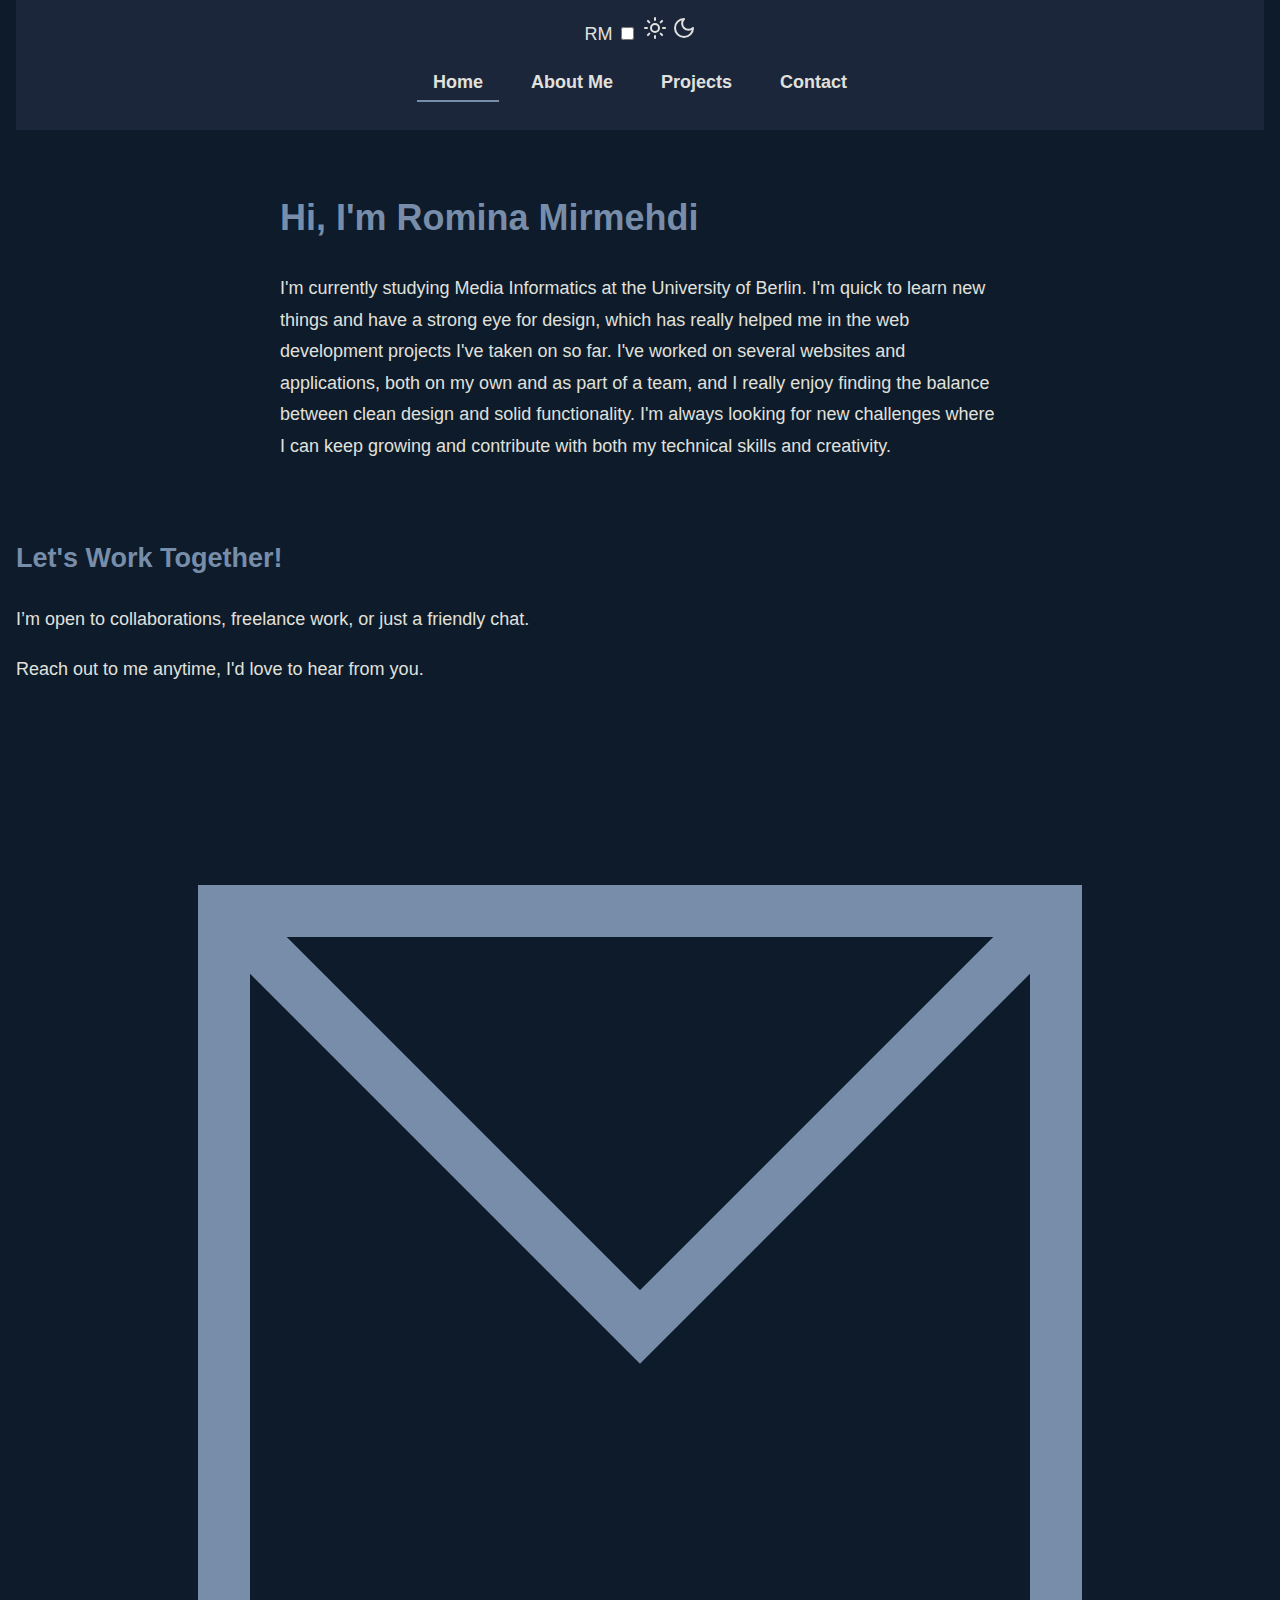
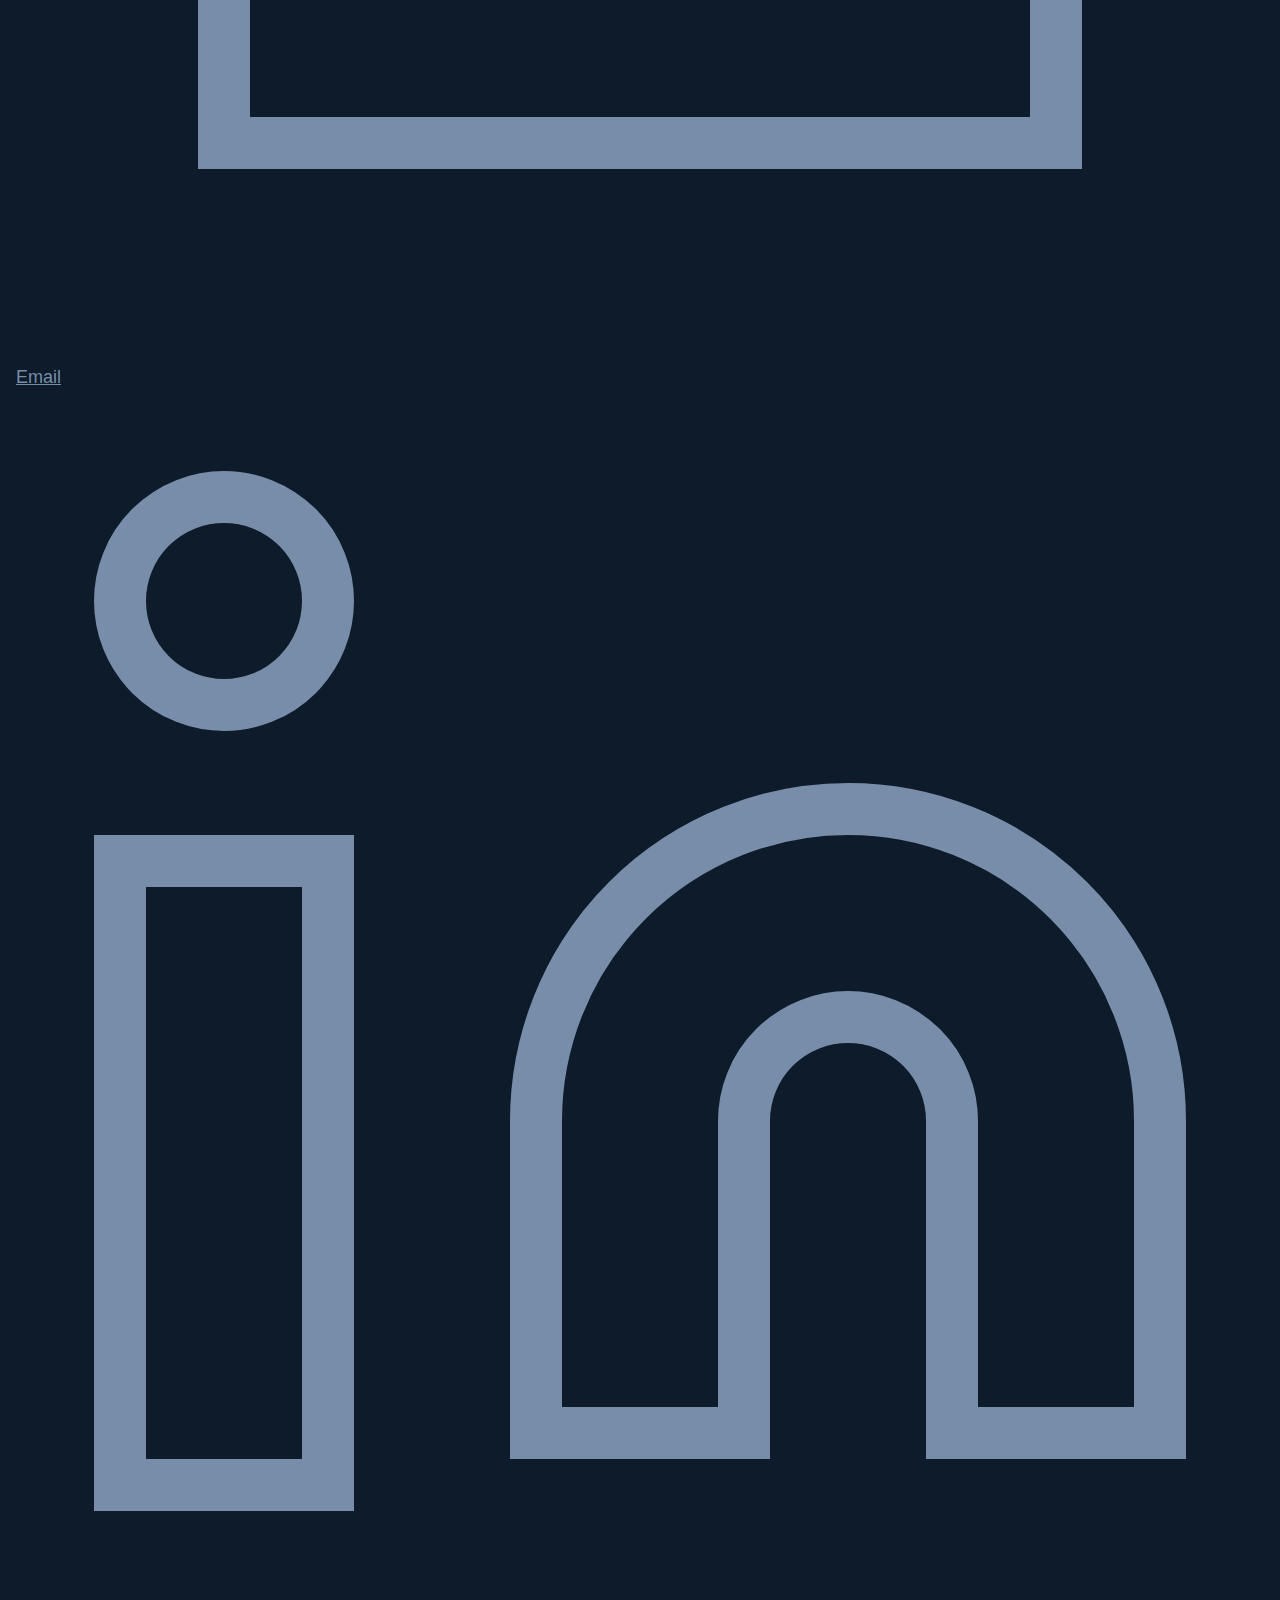
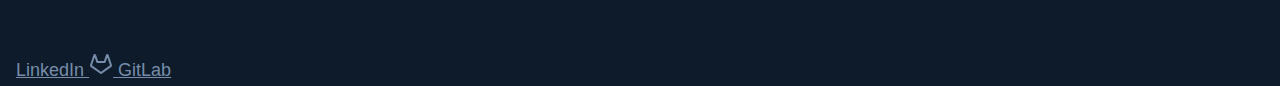
<file: index.html>
<!DOCTYPE html>
<html lang="en-DE">
<head>
  <meta charset="utf-8" />
  <meta name="viewport" content="width=device-width, initial-scale=1.0" />
  <title>Home – Base Page</title>

  <meta name="color-scheme" content="light dark" />
  <link rel="stylesheet" href="styles.css" media="all" />
  <meta name="robots" content="index, follow, max-snippet:-1, max-image-preview:large, max-video-preview:-1" />
  <meta name="description" content="Description of the page as shown in search results. Should not exceed ~150 characters. Umlauts work!" />
  <link rel="canonical" href="https://www.example.de/originalseite" />
  <meta name="format-detection" content="telephone=no, date=no, address=no, email=no, url=no" />
  <link rel="icon" id="favicon-svg" type="image/svg+xml" href="favicon.svg" />
  <link rel="mask-icon" id="mask-icon-svg" href="mask-icon.svg" />
  <link rel="apple-touch-icon" id="apple-touch-icon-png" href="apple-touch-icon.png" />

  <meta property="og:title" content="Title for Social Media" />
  <meta property="og:description" content="Description for social media" />
  <meta property="og:url" content="https://domain.de/folder/page" />
  <meta property="og:image" content="https://domain.de/images/social-share-image.png" />
  <meta property="og:image:alt" content="Image description goes here!" />
  <meta property="og:image:type" content="image/png" />
  <meta property="og:image:width" content="1200" />
  <meta property="og:image:height" content="627" />
  <meta property="og:site_name" content="Site Name" />
  <meta property="og:type" content="website" />
  <meta name="twitter:card" content="summary_large_image" />
  <meta name="twitter:description" content="see og:description" />
  <meta name="twitter:title" content="see og:title" />
  <meta name="twitter:image" content="https://domain.de/images/social-share-image.png" />
  <meta name="twitter:image:alt" content="see og:image:alt" />

  <script type="text/javascript">
    function googleTranslateElementInit() {
      new google.translate.TranslateElement({ pageLanguage: "en" }, "google_translate_element");
    }
  </script>
  <script src="https://translate.google.com/translate_a/element.js?cb=googleTranslateElementInit" defer></script>
  <script src="./handle-rtl.js"></script>
</head>
<body>
  <header>
    <nav role="navigation" aria-label="Primary">
      <div class="nav-bar">
        <span class="logo">RM</span>

        <!-- Theme toggle with accessible label -->
        <label class="theme-switch" aria-label="Toggle dark and light mode">
          <input type="checkbox" id="theme-toggle" />
          <span class="slider">
            <span class="icon sun">
              <svg aria-hidden="true" xmlns="http://www.w3.org/2000/svg" width="24" height="24"
                   viewBox="0 0 24 24" fill="none" stroke="currentColor"
                   stroke-width="2" stroke-linecap="round" stroke-linejoin="round"
                   class="lucide lucide-sun">
                <circle cx="12" cy="12" r="4" />
                <path d="M12 2v2" />
                <path d="M12 20v2" />
                <path d="m4.93 4.93 1.41 1.41" />
                <path d="m17.66 17.66 1.41 1.41" />
                <path d="M2 12h2" />
                <path d="M20 12h2" />
                <path d="m6.34 17.66-1.41 1.41" />
                <path d="m19.07 4.93-1.41 1.41" />
              </svg>
            </span>
            <span class="icon moon">
              <svg aria-hidden="true" xmlns="http://www.w3.org/2000/svg" width="24" height="24"
                   viewBox="0 0 24 24" fill="none" stroke="currentColor"
                   stroke-width="2" stroke-linecap="round" stroke-linejoin="round"
                   class="lucide lucide-moon">
                <path d="M12 3a6 6 0 0 0 9 9 9 9 0 1 1-9-9Z" />
              </svg>
            </span>
          </span>
        </label>

        <!-- Hamburger button with ARIA attributes for state -->
        <button
          class="nav-toggle"
          aria-label="Toggle menu"
          aria-controls="primary-menu"
          aria-expanded="false"
          onclick="
            document.querySelector('nav').classList.toggle('nav-open');
            this.setAttribute(
              'aria-expanded',
              this.getAttribute('aria-expanded') === 'true' ? 'false' : 'true'
            );
          ">
          ☰
        </button>
      </div>

      <!-- Navigation list identified for the toggle -->
      <ul id="primary-menu">
        <li><a href="index.html" aria-current="page">Home</a></li>
        <li><a href="about/index.html" >About Me</a></li>
        <li><a href="projects/index.html">Projects</a></li>
        <li><a href="kontakt/index.html">Contact</a></li>
      </ul>
    </nav>
  </header>

  <main id="inhalt">
    <div>
      <h1>Hi, I'm Romina Mirmehdi</h1>
      <p>
        I'm currently studying Media Informatics at the University of Berlin.
        I'm quick to learn new things and have a strong eye for design, which
        has really helped me in the web development projects I've taken on so
        far. I've worked on several websites and applications, both on my own
        and as part of a team, and I really enjoy finding the balance between
        clean design and solid functionality. I'm always looking for new
        challenges where I can keep growing and contribute with both my
        technical skills and creativity.
      </p>
    </div>
  </main>

  <footer class="footer">
    <div class="footer-content">
      <h2>Let's Work Together!</h2>
      <p>I’m open to collaborations, freelance work, or just a friendly chat.</p>
      <p>Reach out to me anytime, I'd love to hear from you.</p>

      <div class="footer-links">
        <a href="mailto:romina.mirmehdi@gmail.com" aria-label="Email">
          <svg aria-hidden="true" class="icon" xmlns="http://www.w3.org/2000/svg"
               fill="none" viewBox="0 0 24 24" stroke="currentColor">
            <path d="M4 4h16v16H4V4zm16 0-8 8-8-8" />
          </svg>
          <span>Email</span>
        </a>

        <a href="https://www.linkedin.com/in/romina-mirmehdi-a37603366/"
           aria-label="LinkedIn" target="_blank">
          <svg aria-hidden="true" class="icon" xmlns="http://www.w3.org/2000/svg"
               fill="none" viewBox="0 0 24 24" stroke="currentColor">
            <path d="M16 8a6 6 0 016 6v6h-4v-6a2 2 0 00-4 0v6h-4v-6a6 6 0 016-6zM2 9h4v12H2z" />
            <circle cx="4" cy="4" r="2" />
          </svg>
          <span>LinkedIn</span>
        </a>

        <a href="https://gitlab.bht-berlin.de/s87619"
           aria-label="GitLab" target="_blank">
          <svg aria-hidden="true" xmlns="http://www.w3.org/2000/svg" width="24" height="24"
               viewBox="0 0 24 24" fill="none" stroke="currentColor"
               stroke-width="2" stroke-linecap="round" stroke-linejoin="round"
               class="lucide lucide-gitlab-icon lucide-gitlab">
            <path
              d="m22 13.29-3.33-10a.42.42 0 0 0-.14-.18.38.38 0 0 0-.22-.11.39.39 0 0 0-.23.07.42.42 0 0 0-.14.18l-2.26 6.67H8.32L6.1 3.26a.42.42 0 0 0-.1-.18.38.38 0 0 0-.26-.08.39.39 0 0 0-.23.07.42.42 0 0 0-.14.18L2 13.29a.74.74 0 0 0 .27.83L12 21l9.69-6.88a.71.71 0 0 0 .31-.83Z"
            />
          </svg>
          <span>GitLab</span>
        </a>
      </div>
      <div id="google_translate_element"></div>
    </div>
  </footer>

  <script src="theme-toggle.js" defer></script>
</body>
</html>
</file>
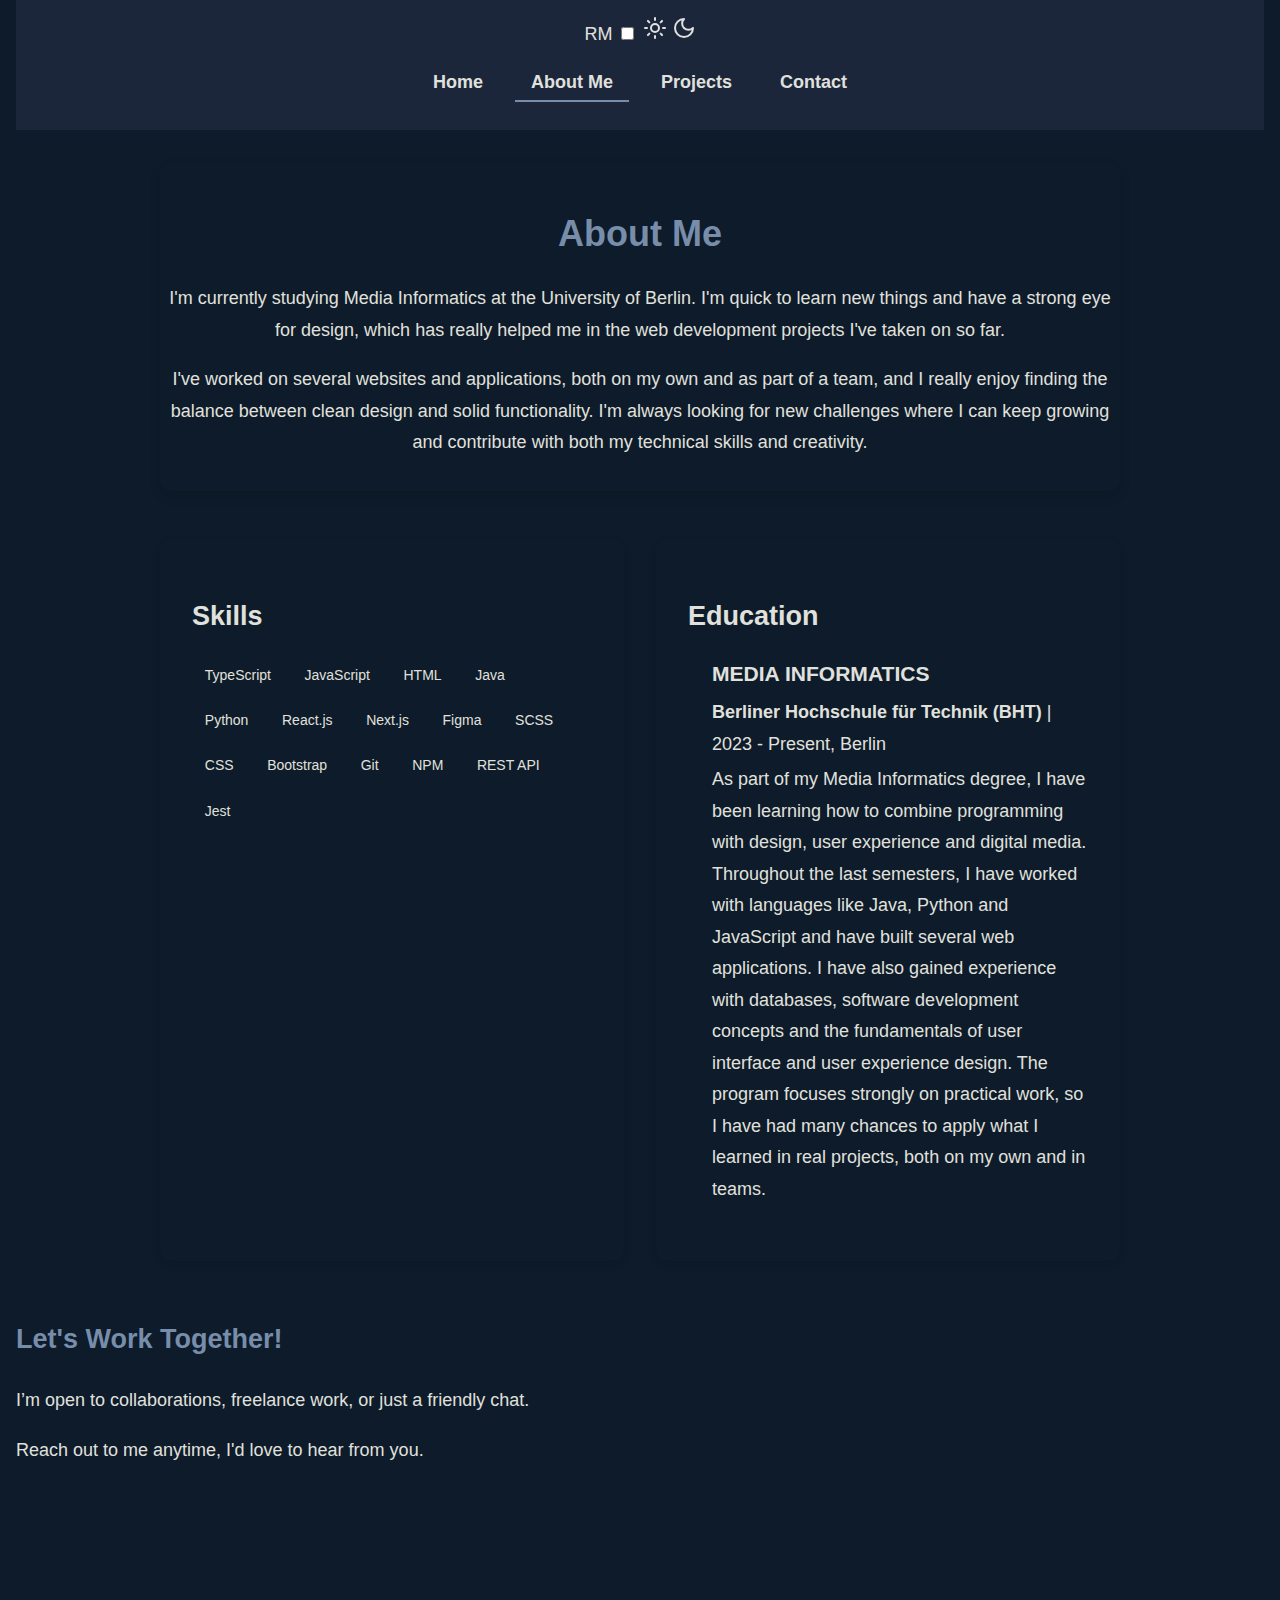
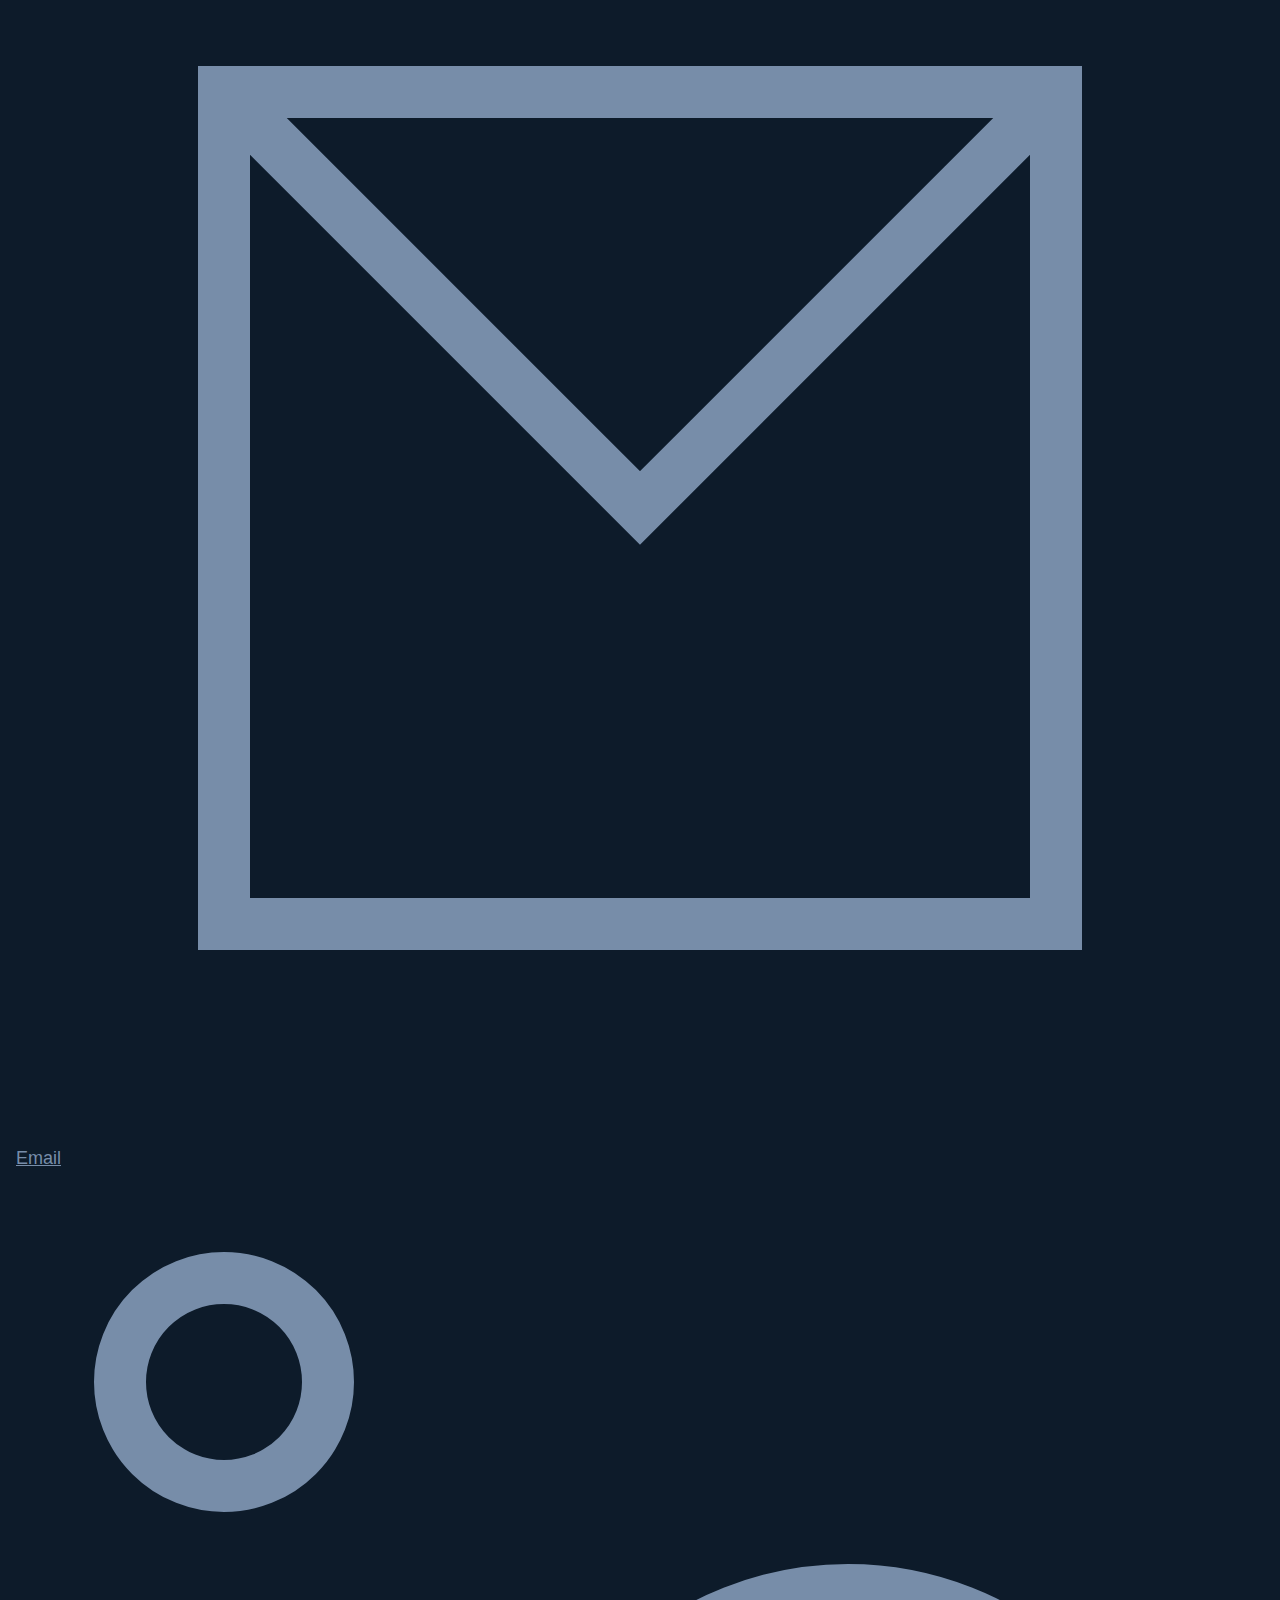
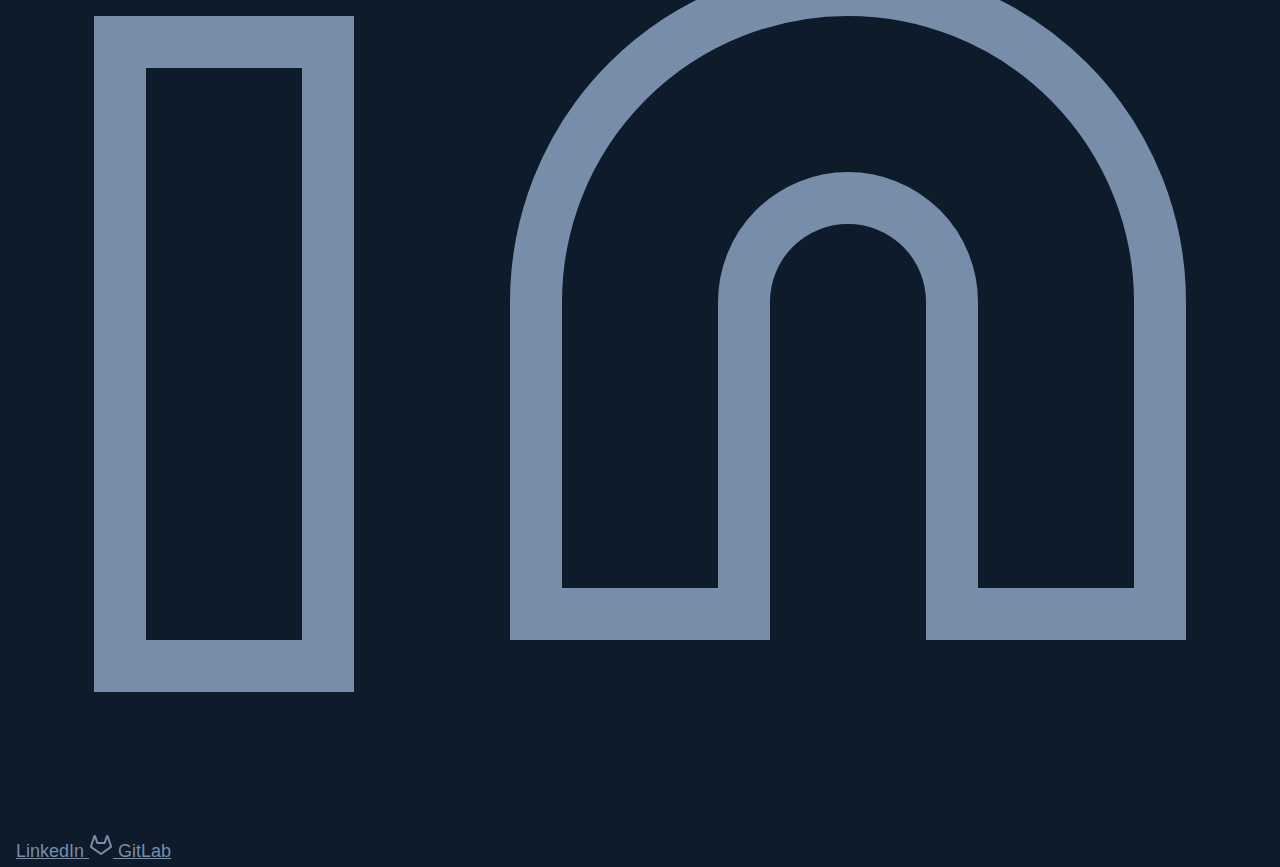
<file: about/index.html>
<!DOCTYPE html>
<html lang="en-DE">
  <head>
    <meta charset="utf-8" />
    <meta name="viewport" content="width=device-width, initial-scale=1.0" />
    <title>About Romina page</title>

    <meta name="color-scheme" content="light dark" />
    <link rel="stylesheet" href="styles.css" media="all" />
    <link rel="stylesheet" href="../styles.css" media="all" />
    <meta
      name="robots"
      content="index, follow, max-snippet:-1, max-image-preview:large, max-video-preview:-1"
    />
    <meta
      name="description"
      content="Description of the page as shown in search results. Should not exceed ~150 characters. Umlauts work!"
    />
    <link rel="canonical" href="https://www.example.de/originalseite" />
    <meta
      name="format-detection"
      content="telephone=no, date=no, address=no, email=no, url=no"
    />

    <link rel="icon" id="favicon-svg" type="image/svg+xml" href="favicon.svg" />
    <link rel="mask-icon" id="mask-icon-svg" href="mask-icon.svg" />
    <link
      rel="apple-touch-icon"
      id="apple-touch-icon-png"
      href="apple-touch-icon.png"
    />

    <meta property="og:title" content="Title for Social Media" />
    <meta property="og:description" content="Description for social media" />
    <meta property="og:url" content="https://domain.de/folder/page" />
    <meta
      property="og:image"
      content="https://domain.de/images/social-share-image.png"
    />
    <meta property="og:image:alt" content="Image description goes here!" />
    <meta property="og:image:type" content="image/png" />
    <meta property="og:image:width" content="1200" />
    <meta property="og:image:height" content="627" />
    <meta property="og:site_name" content="Site Name" />
    <meta property="og:type" content="website" />
    <meta name="twitter:card" content="summary_large_image" />
    <meta name="twitter:description" content="see og:description" />
    <meta name="twitter:title" content="see og:title" />
    <meta
      name="twitter:image"
      content="https://domain.de/images/social-share-image.png"
    />
    <meta name="twitter:image:alt" content="see og:image:alt" />
    <!-- Dadurch lädt der Browser automatisch die barrierefreundliche Schriftart. 
    
    dsigvo dowloaden und dann schreiben -->
    <link
      href="https://fonts.googleapis.com/css2?family=Lexend&display=swap"
      rel="stylesheet"
    />
    <!-- Schriftart einbinden -->
    <link
      href="https://fonts.googleapis.com/css2?family=Lexend&display=swap"
      rel="stylesheet"
    />
  </head>
  <body>
    <header>
      <nav>
        <div class="nav-bar">
          <span class="logo">RM</span>
          <label class="theme-switch">
            <input type="checkbox" id="theme-toggle" />
            <span class="slider">
              <span class="icon sun">
                <!-- Sun SVG -->
                <svg
                  xmlns="http://www.w3.org/2000/svg"
                  width="24"
                  height="24"
                  viewBox="0 0 24 24"
                  fill="none"
                  stroke="currentColor"
                  stroke-width="2"
                  stroke-linecap="round"
                  stroke-linejoin="round"
                  class="lucide lucide-sun"
                >
                  <circle cx="12" cy="12" r="4" />
                  <path d="M12 2v2" />
                  <path d="M12 20v2" />
                  <path d="m4.93 4.93 1.41 1.41" />
                  <path d="m17.66 17.66 1.41 1.41" />
                  <path d="M2 12h2" />
                  <path d="M20 12h2" />
                  <path d="m6.34 17.66-1.41 1.41" />
                  <path d="m19.07 4.93-1.41 1.41" />
                </svg>
              </span>
              <span class="icon moon">
                <!-- Moon SVG -->
                <svg
                  xmlns="http://www.w3.org/2000/svg"
                  width="24"
                  height="24"
                  viewBox="0 0 24 24"
                  fill="none"
                  stroke="currentColor"
                  stroke-width="2"
                  stroke-linecap="round"
                  stroke-linejoin="round"
                  class="lucide lucide-moon"
                >
                  <path d="M12 3a6 6 0 0 0 9 9 9 9 0 1 1-9-9Z" />
                </svg>
              </span>
            </span>
          </label>
          <button
            class="nav-toggle"
            aria-label="Toggle menu"
            onclick="document.querySelector('nav').classList.toggle('nav-open')"
          >
            ☰
          </button>
        </div>
        <ul>
          <li><a href="./../index.html" >Home</a></li>
          <li><a href="./index.html" aria-current="page">About Me</a></li>
          <li><a href="./../projects/index.html">Projects</a></li>
          <li><a href="./../kontakt/index.html">Contact</a></li>
        </ul>
      </nav>
    </header>

    <main id="inhalt" class="cv">
      <section class="intro">
        <h1>About Me</h1>
        <p>
          I'm currently studying Media Informatics at the University of Berlin.
          I'm quick to learn new things and have a strong eye for design, which
          has really helped me in the web development projects I've taken on so
          far.
        </p>
        <p>
          I've worked on several websites and applications, both on my own and
          as part of a team, and I really enjoy finding the balance between
          clean design and solid functionality. I'm always looking for new
          challenges where I can keep growing and contribute with both my
          technical skills and creativity.
        </p>
      </section>

      <section class="cv-columns">
        <div class="skills">
          <h2>Skills</h2>
          <ul>
            <li>TypeScript</li>
            <li>JavaScript</li>
            <li>HTML</li>
            <li>Java</li>
            <li>Python</li>
            <li>React.js</li>
            <li>Next.js</li>
            <li>Figma</li>
            <li>SCSS</li>
            <li>CSS</li>
            <li>Bootstrap</li>
            <li>Git</li>
            <li>NPM</li>
            <li>REST API</li>
            <li>Jest</li>
          </ul>
        </div>

        <div class="education">
          <h2>Education</h2>
          <div class="edu-entry">
            <h3>MEDIA INFORMATICS</h3>
            <p>
              <strong>Berliner Hochschule für Technik (BHT)</strong> | 2023 -
              Present, Berlin
            </p>
            <p>
              As part of my Media Informatics degree, I have been learning how
              to combine programming with design, user experience and digital
              media. Throughout the last semesters, I have worked with languages
              like Java, Python and JavaScript and have built several web
              applications. I have also gained experience with databases,
              software development concepts and the fundamentals of user
              interface and user experience design. The program focuses strongly
              on practical work, so I have had many chances to apply what I
              learned in real projects, both on my own and in teams.
            </p>
          </div>
        </div>
      </section>
    </main>

    <footer class="footer">
      <div class="footer-content">
        <h2>Let's Work Together!</h2>
        <p>
          I’m open to collaborations, freelance work, or just a friendly chat.
        </p>
        <p>Reach out to me anytime, I'd love to hear from you.</p>

        <div class="footer-links">
          <a href="mailto:romina.mirmehdi@gmail.com" aria-label="Email">
            <svg
              class="icon"
              xmlns="http://www.w3.org/2000/svg"
              fill="none"
              viewBox="0 0 24 24"
              stroke="currentColor"
            >
              <path d="M4 4h16v16H4V4zm16 0-8 8-8-8" />
            </svg>
            <span>Email</span>
          </a>

          <a
            href="https://www.linkedin.com/in/romina-mirmehdi-a37603366/"
            target="_blank"
            aria-label="LinkedIn"
          >
            <svg
              class="icon"
              xmlns="http://www.w3.org/2000/svg"
              fill="none"
              viewBox="0 0 24 24"
              stroke="currentColor"
            >
              <path
                d="M16 8a6 6 0 016 6v6h-4v-6a2 2 0 00-4 0v6h-4v-6a6 6 0 016-6zM2 9h4v12H2z"
              />
              <circle cx="4" cy="4" r="2" />
            </svg>
            <span>LinkedIn</span>
          </a>

          <a
            href="https://gitlab.bht-berlin.de/s87619"
            target="_blank"
            aria-label="GitLab"
          >
            <svg
              xmlns="http://www.w3.org/2000/svg"
              width="24"
              height="24"
              viewBox="0 0 24 24"
              fill="none"
              stroke="currentColor"
              stroke-width="2"
              stroke-linecap="round"
              stroke-linejoin="round"
              class="lucide lucide-gitlab-icon lucide-gitlab"
            >
              <path
                d="m22 13.29-3.33-10a.42.42 0 0 0-.14-.18.38.38 0 0 0-.22-.11.39.39 0 0 0-.23.07.42.42 0 0 0-.14.18l-2.26 6.67H8.32L6.1 3.26a.42.42 0 0 0-.1-.18.38.38 0 0 0-.26-.08.39.39 0 0 0-.23.07.42.42 0 0 0-.14.18L2 13.29a.74.74 0 0 0 .27.83L12 21l9.69-6.88a.71.71 0 0 0 .31-.83Z"
              />
            </svg>
            <span>GitLab</span>
          </a>
        </div>
      </div>
    </footer>

    <script src="../theme-toggle.js" defer></script>
  </body>
</html>
</file>
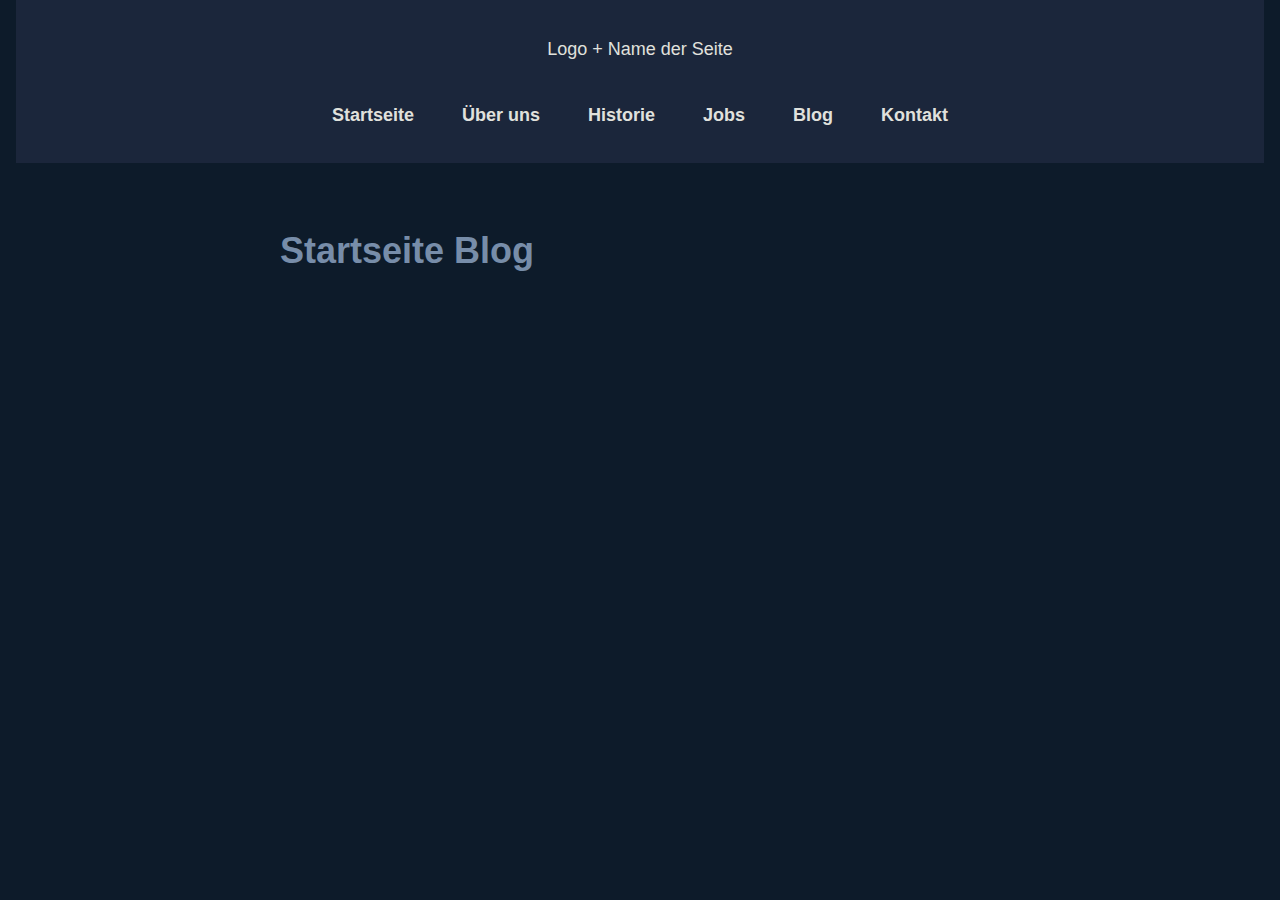
<file: de-simple/index.html>
<!DOCTYPE html>
<!-- de-simple-AT Deutsch Leichte Sprache in Österreich -->
<!-- sgn-CH-DE Sign-Language für die Schweiz auf Deutsch -->
<html lang="de-simple-DE">
  <head>
    <meta charset="utf-8" />
    <!-- MUSS an erster Stelle stehen -->
    <meta name="viewport" content="width=device-width, initial-scale=1.0" />
    <title>Blog - Basis-Seite</title>
    <!-- an dritter Stelle, vorne Detail, hinten Webseite. Trennzeichen am besten - (Divis) -->
    <style title="prevent_fow">
      body {
        background: #111;
        color: #fff;
      }
      a {
        color: yellow;
      }
      @media all and (prefers-color-scheme: light) {
        body {
          background: #eee;
          color: #000;
        }
        a {
          color: blue;
        }
      }
      svg {
        width: 200px;
        height: auto;
      }
      @media screen and (prefers-contrast: less) and (forced-colors: none) {
        html {
          filter: contrast(0.75) saturate(0.9) brightness(0.8);
        }
      }
      @media screen and (prefers-contrast: more) and (forced-colors: none) {
        html {
          filter: contrast(1.5) saturate(1.5) brightness(1.25) brightness(1);
        }
        picture:has(source[media*="(prefers-contrast: more)"]) {
          filter: contrast(0.75) saturate(0.75) brightness(0.875) !important;
        }
      }
    </style>
    <meta name="color-scheme" content="light dark" />
    <link rel="stylesheet" href="../styles.css" media="all" />
    <!-- media ist hier optional -->
    <!-- SEO Search-Engine-Optimization -->
    <meta
      name="robots"
      content="index, follow, max-snippet:-1, max-image-preview:large, max-video-preview:-1"
    />
    <!-- unavailable_after: 2025-06-28 -->
    <meta
      name="description"
      content="Beschreibung der Seite, die in den Suchergebnissen angezeigt wird. Sollte ca. 150 Zeichen nicht überschreiten, Umlaute funktionieren!"
    />
    <!-- <meta name="keywords" content="Viele Begriffe"> ignorieren, weil SEO sie ignoriert -->
    <link rel="canonical" href="https://www.….de/originalseite" />
    <!-- Originäre Quelle – auch für Seiten mit und ohne www. berücksichtigen -->
    <!-- FORMAT-Erkennung -->
    <meta
      name="format-detection"
      content="telephone=no, date=no, address=no, email=no, url=no"
    />
    <!-- FAVICONS -->
    <link rel="icon" id="favicon-svg" type="image/svg+xml" href="favicon.svg" />
    <link rel="mask-icon" id="mask-icon-svg" href="mask-icon.svg" />
    <link
      rel="apple-touch-icon"
      id="apple-touch-icon-png"
      href="apple-touch-icon.png"
    />
    <!-- SOCIAL MEDIA -->
    <meta property="og:title" content="Titel für Social Media" />
    <meta
      property="og:description"
      content="Beschreibung für Social Media kann von der für SEO abweichen!"
    />
    <meta property="og:url" content="https://domain.de/folder/page" />
    <meta
      property="og:image"
      content="https://domain.de/images/social-share-image.png"
    />
    <!-- Bilder bei https://tinypng.com/ komprimieren, webP und SVG funktionieren nicht -->
    <meta
      property="og:image:alt"
      content="Bildbeschreibung kommt hier rein! Notwendig für die Barrierefreiheit!"
    />
    <meta property="og:image:type" content="image/png" />
    <meta property="og:image:width" content="1200" />
    <meta property="og:image:height" content="627" />
    <meta property="og:site_name" content="Seiten-Name" />
    <meta property="og:type" content="website" />
    <!-- alle Infos zu og: auf https://ogp.me/ -->
    <meta name="twitter:card" content="summary_large_image" />
    <!-- groß besser bei Sehproblemen -->
    <meta name="twitter:description" content="siehe og:description" />
    <meta name="twitter:title" content="siehe og:title" />
    <meta
      name="twitter:image"
      content="https://domain.de/images/social-share-image.png"
    />
    <meta name="twitter:image:alt" content="Siehe og:image:alt" />
    <!-- alle Infos zu twitter: https://developer.x.com/en/docs/x-for-websites/cards/overview/abouts-cards -->
    <!-- <base> ist nicht barrierefrei! -->
  </head>
  <body>
    <header>
      <!-- Logo -->

      <p>Logo + Name der Seite</p>
      <nav>
        <ul>
          <li><a href="../index.html">Startseite</a></li>
          <li><a href="../ueber-uns.html">Über uns</a></li>
          <li><a href="../historie.html">Historie</a></li>
          <li><a href="../jobs/index.html">Jobs</a></li>
          <li><a href="../blog/index.html">Blog</a></li>
          <li><a href="../historie.html">Kontakt</a></li>
        </ul>
      </nav>
    </header>
    <main id="inhalt">
      <!-- Inhalt der Seite -->
      <!-- Social Media Links (Share-Links) -->
      <div>
        <h1 id="">Startseite Blog</h1>
      </div>
    </main>
    <aside>
      <!-- Inhaltsbezug, aber NICHT Inhalt z.B. Links auf Kategorien im Blog -->
    </aside>
    <footer>
      <!-- Social Media Links (Direkt zu den Profilen) -->
      <!-- Sitemap – direkt oder als Link -->
      <!-- Meta-Informationen: Adresse, Öffnungszeiten etc. -->
      <!-- Kontaktdaten/Formular -->
      <!-- Legal Links -->
    </footer>
  </body>
</html>
</file>
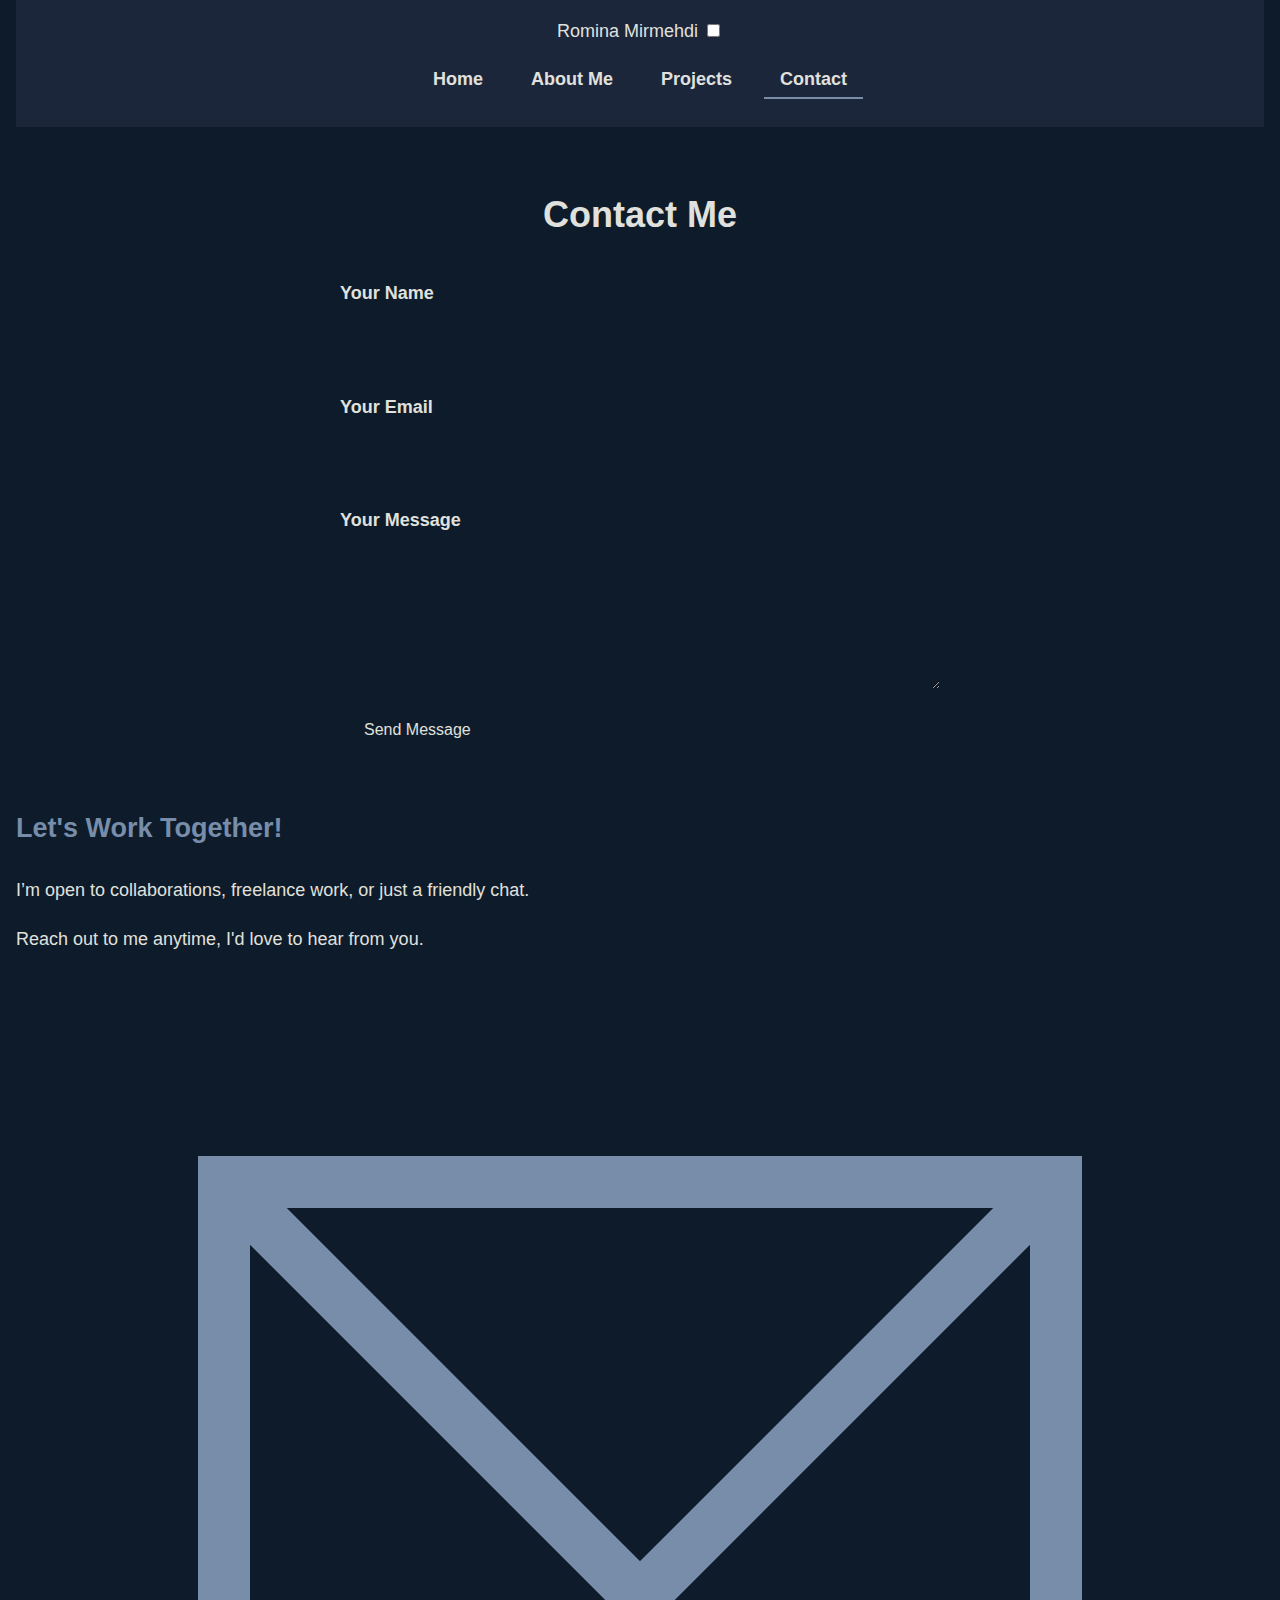
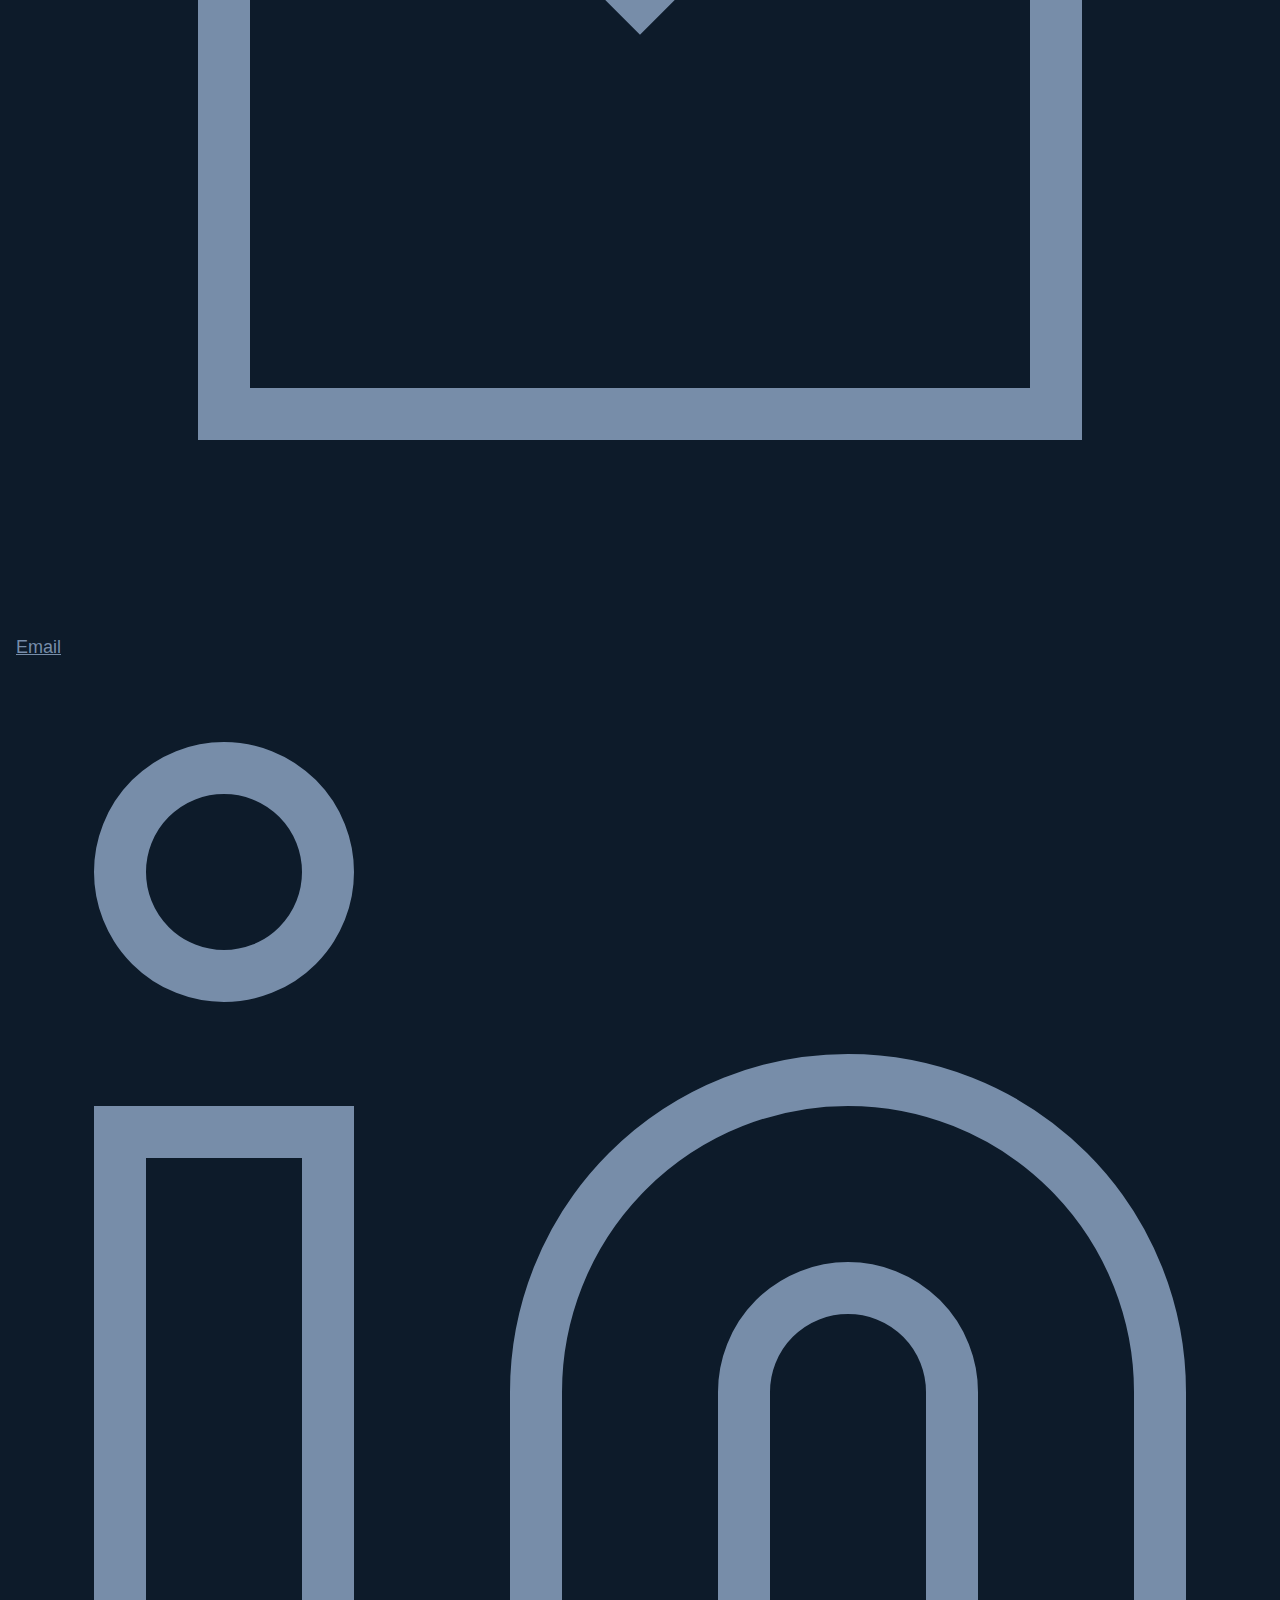
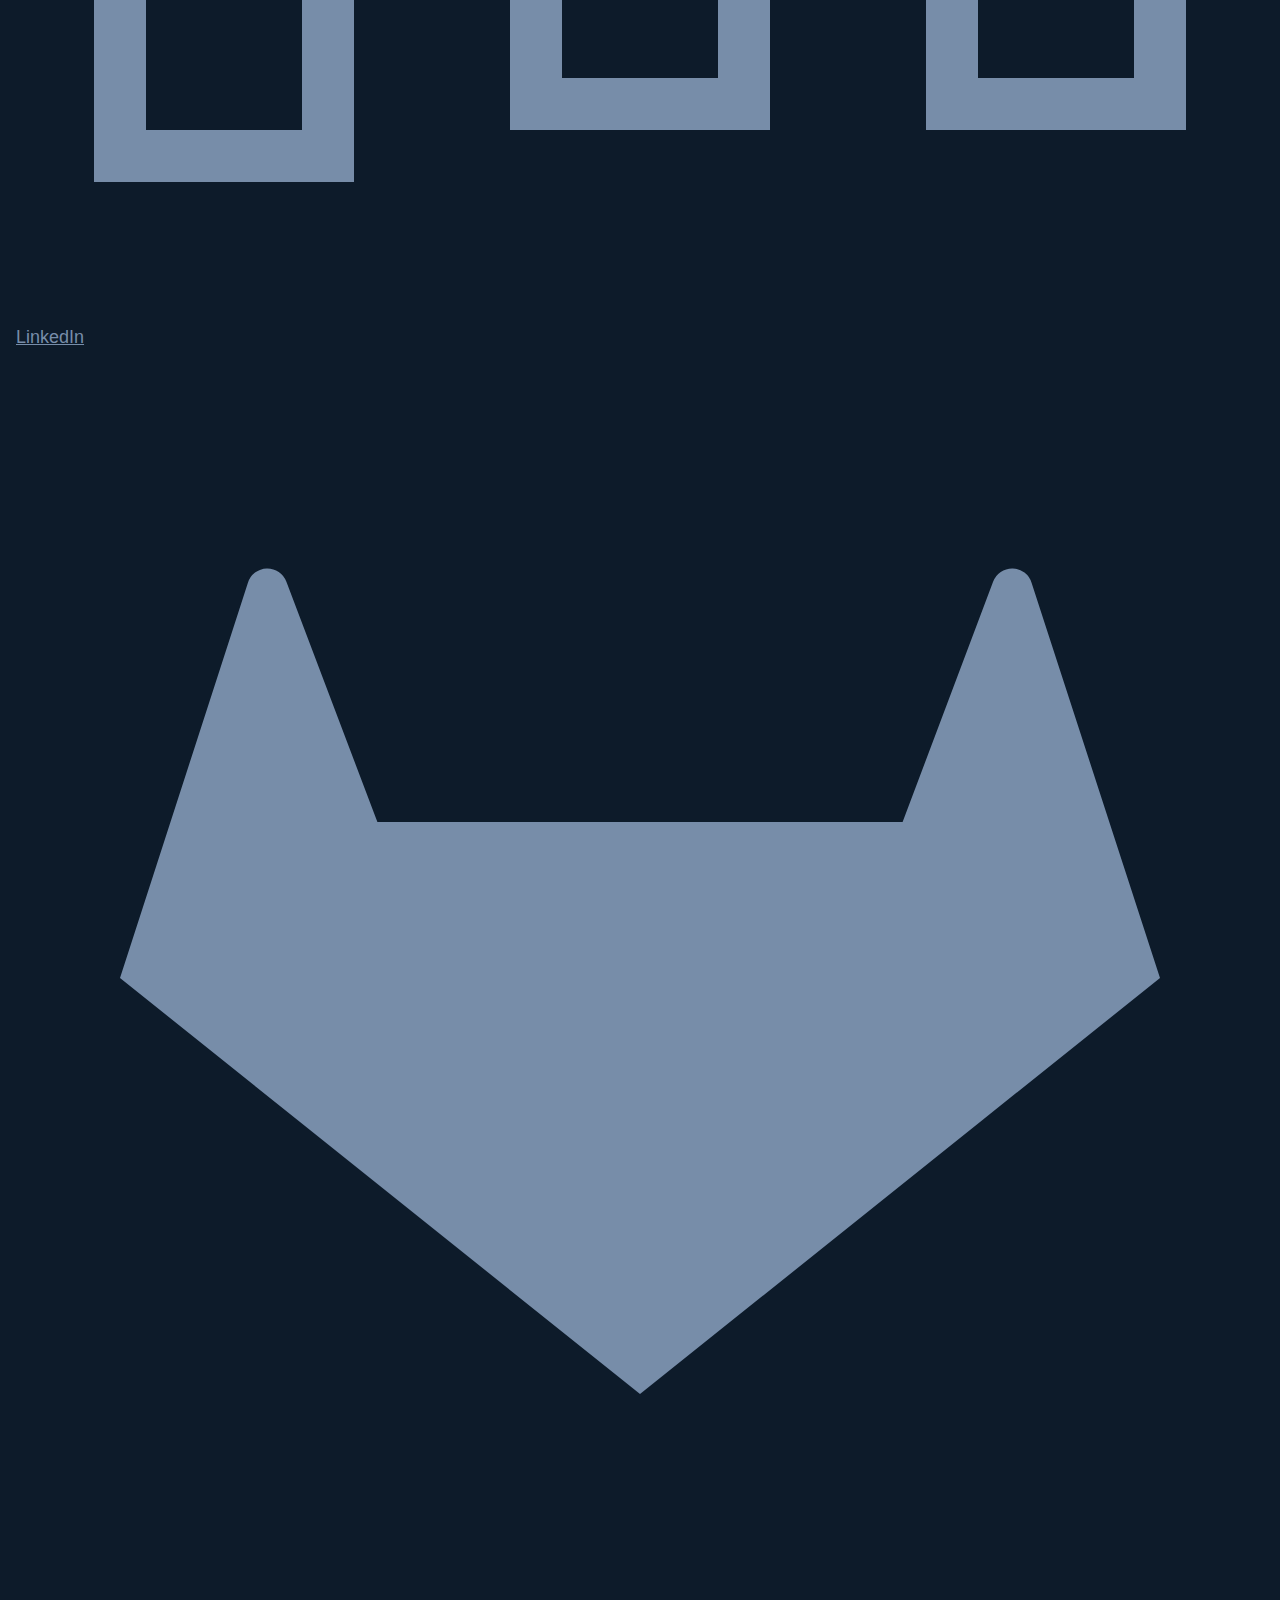
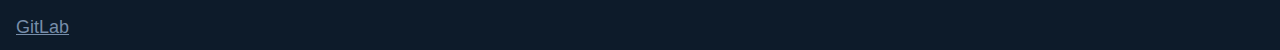
<file: kontakt/index.html>
<!DOCTYPE html>
<html lang="en-DE">
  <head>
    <meta charset="utf-8" />
    <meta name="viewport" content="width=device-width, initial-scale=1.0" />
    <title>contact</title>

    <meta name="color-scheme" content="light dark" />
    <link rel="stylesheet" href="./../styles.css" media="all" />
    <link rel="stylesheet" href="styles.css" media="all" />

    <meta name="robots" content="index, follow, max-snippet:-1, max-image-preview:large, max-video-preview:-1" />
    <meta name="description" content="Description of the page as shown in search results. Should not exceed ~150 characters. Umlauts work!" />
    <link rel="canonical" href="https://www.example.de/originalseite" />
    <meta name="format-detection" content="telephone=no, date=no, address=no, email=no, url=no" />

    <link rel="icon" id="favicon-svg" type="image/svg+xml" href="favicon.svg" />
    <link rel="mask-icon" id="mask-icon-svg" href="mask-icon.svg" />
    <link rel="apple-touch-icon" id="apple-touch-icon-png" href="apple-touch-icon.png" />

    <meta property="og:title" content="Title for Social Media" />
    <meta property="og:description" content="Description for social media" />
    <meta property="og:url" content="https://domain.de/folder/page" />
    <meta property="og:image" content="https://domain.de/images/social-share-image.png" />
    <meta property="og:image:alt" content="Image description goes here!" />
    <meta property="og:image:type" content="image/png" />
    <meta property="og:image:width" content="1200" />
    <meta property="og:image:height" content="627" />
    <meta property="og:site_name" content="Site Name" />
    <meta property="og:type" content="website" />
    <meta name="twitter:card" content="summary_large_image" />
    <meta name="twitter:description" content="see og:description" />
    <meta name="twitter:title" content="see og:title" />
    <meta name="twitter:image" content="https://domain.de/images/social-share-image.png" />
    <meta name="twitter:image:alt" content="see og:image:alt" />
  </head>
  <body>
      <header>
        <nav>
          <div class="nav-bar">
            <span class="logo">Romina Mirmehdi</span>
            <label class="theme-switch">
              <input type="checkbox" id="theme-toggle" />
              <span class="slider"></span>
            </label>
                      </div>
          <button
            class="nav-toggle"
            aria-label="Toggle menu"
            onclick="document.querySelector('nav').classList.toggle('nav-open')"
          >
            ☰
          </button>
          <ul>
            <li><a href="../index.html" >Home</a></li>
            <li><a href="../about/index.html">About Me</a></li>
            <li><a href="../projects/index.html">Projects</a></li>
            <li><a href="index.html" aria-current="page">Contact</a></li>
          </ul>
        </nav>
      </header>
      
      <main id="inhalt" class="contact">
        <h1>Contact Me</h1>
        <form action="https://formspree.io/f/mwpbbgqn" method="POST">
          <label for="name">Your Name</label>
          <input type="text" id="name" name="name" required />
      
          <label for="email">Your Email</label>
          <input type="email" id="email" name="_replyto" required />
      
          <label for="message">Your Message</label>
          <textarea id="message" name="message" rows="6" required></textarea>
      
          <button type="submit">Send Message</button>
        </form>
      </main>
      
      <footer class="footer">
        <div class="footer-content">
          <h2>Let's Work Together!</h2>
          <p>I’m open to collaborations, freelance work, or just a friendly chat.</p>
          <p>Reach out to me anytime, I'd love to hear from you.</p>
      
          <div class="footer-links">
            <a href="mailto:romina.mirmehdi@gmail.com" aria-label="Email">
              <svg class="icon" xmlns="http://www.w3.org/2000/svg" fill="none" viewBox="0 0 24 24" stroke="currentColor">
                <path d="M4 4h16v16H4V4zm16 0-8 8-8-8" />
              </svg>
              <span>Email</span>
            </a>
      
            <a href="https://www.linkedin.com/in/romina-mirmehdi-a37603366/" target="_blank" aria-label="LinkedIn">
              <svg class="icon" xmlns="http://www.w3.org/2000/svg" fill="none" viewBox="0 0 24 24" stroke="currentColor">
                <path d="M16 8a6 6 0 016 6v6h-4v-6a2 2 0 00-4 0v6h-4v-6a6 6 0 016-6zM2 9h4v12H2z"/>
                <circle cx="4" cy="4" r="2" />
              </svg>
              <span>LinkedIn</span>
            </a>
      
            <a href="https://gitlab.bht-berlin.de/s87619" target="_blank" aria-label="GitLab">
              <svg class="icon" xmlns="http://www.w3.org/2000/svg" viewBox="0 0 24 24" fill="currentColor">
                <path d="M22 12l-2.47-7.6a.39.39 0 00-.74-.02L17.05 9H6.95L5.2 4.38a.39.39 0 00-.74.02L2 12l10 8 10-8z"/>
              </svg>
              <span>GitLab</span>
            </a>
          </div>
        </div>
      </footer>
      

    <script src="../theme-toggle.js" defer></script>

  </body>
</html>
</file>
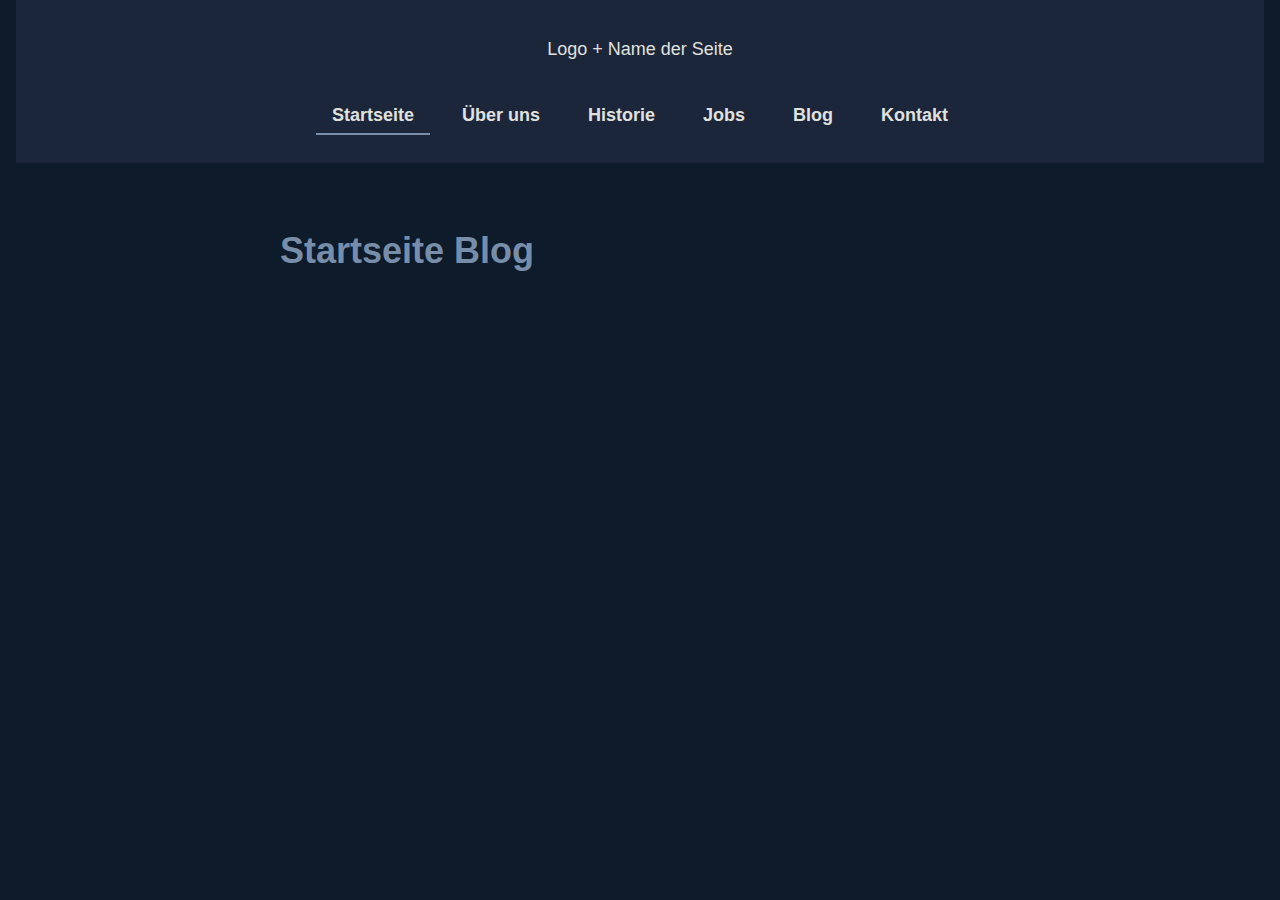
<file: blog.html>
<!DOCTYPE html>
<!-- de-simple-AT Deutsch Leichte Sprache in Österreich -->
<!-- sgn-CH-DE Sign-Language für die Schweiz auf Deutsch -->
<html lang="de-simple-DE">
  <head>
    <meta charset="utf-8" />
    <!-- MUSS an erster Stelle stehen -->
    <meta name="viewport" content="width=device-width, initial-scale=1.0" />
    <title>Blog - Basis-Seite</title>
    <!-- an dritter Stelle, vorne Detail, hinten Webseite. Trennzeichen am besten - (Divis) -->
    <meta name="color-scheme" content="light dark" />
    <link rel="stylesheet" href="styles.css" media="all" />
    <!-- media ist hier optional -->
    <!-- SEO Search-Engine-Optimization -->
    <meta
      name="robots"
      content="index, follow, max-snippet:-1, max-image-preview:large, max-video-preview:-1"
    />
    <!-- unavailable_after: 2025-06-28 -->
    <meta
      name="description"
      content="Beschreibung der Seite, die in den Suchergebnissen angezeigt wird. Sollte ca. 150 Zeichen nicht überschreiten, Umlaute funktionieren!"
    />
    <!-- <meta name="keywords" content="Viele Begriffe"> ignorieren, weil SEO sie ignoriert -->
    <link rel="canonical" href="https://www.….de/originalseite" />
    <!-- Originäre Quelle – auch für Seiten mit und ohne www. berücksichtigen -->
    <!-- FORMAT-Erkennung -->
    <meta
      name="format-detection"
      content="telephone=no, date=no, address=no, email=no, url=no"
    />
    <!-- FAVICONS -->
    <link rel="icon" id="favicon-svg" type="image/svg+xml" href="favicon.svg" />
    <link rel="mask-icon" id="mask-icon-svg" href="mask-icon.svg" />
    <link
      rel="apple-touch-icon"
      id="apple-touch-icon-png"
      href="apple-touch-icon.png"
    />
    <!-- SOCIAL MEDIA -->
    <meta property="og:title" content="Titel für Social Media" />
    <meta
      property="og:description"
      content="Beschreibung für Social Media kann von der für SEO abweichen!"
    />
    <meta property="og:url" content="https://domain.de/folder/page" />
    <meta
      property="og:image"
      content="https://domain.de/images/social-share-image.png"
    />
    <!-- Bilder bei https://tinypng.com/ komprimieren, webP und SVG funktionieren nicht -->
    <meta
      property="og:image:alt"
      content="Bildbeschreibung kommt hier rein! Notwendig für die Barrierefreiheit!"
    />
    <meta property="og:image:type" content="image/png" />
    <meta property="og:image:width" content="1200" />
    <meta property="og:image:height" content="627" />
    <meta property="og:site_name" content="Seiten-Name" />
    <meta property="og:type" content="website" />
    <!-- alle Infos zu og: auf https://ogp.me/ -->
    <meta name="twitter:card" content="summary_large_image" />
    <!-- groß besser bei Sehproblemen -->
    <meta name="twitter:description" content="siehe og:description" />
    <meta name="twitter:title" content="siehe og:title" />
    <meta
      name="twitter:image"
      content="https://domain.de/images/social-share-image.png"
    />
    <meta name="twitter:image:alt" content="Siehe og:image:alt" />
    <!-- alle Infos zu twitter: https://developer.x.com/en/docs/x-for-websites/cards/overview/abouts-cards -->
    <!-- <base> ist nicht barrierefrei! -->
  </head>
  <body>
    <header>
      <!-- Logo -->

      <p>Logo + Name der Seite</p>
      <nav>
        <ul>
          <li><a href="index.html" aria-current="page">Startseite</a></li>
          <li><a href="ueber-uns.html">Über uns</a></li>
          <li><a href="historie.html">Historie</a></li>
          <li><a href="jobs.html">Jobs</a></li>
          <li><a href="blog.html">Blog</a></li>
          <li><a href="kontakt.html">Kontakt</a></li>
        </ul>
      </nav>
    </header>
    <main id="inhalt">
      <!-- Inhalt der Seite -->
      <!-- Social Media Links (Share-Links) -->
      <div>
        <h1 id="">Startseite Blog</h1>
      </div>
    </main>
    <aside>
      <!-- Inhaltsbezug, aber NICHT Inhalt z.B. Links auf Kategorien im Blog -->
    </aside>
    <footer>
      <!-- Social Media Links (Direkt zu den Profilen) -->
      <!-- Sitemap – direkt oder als Link -->
      <!-- Meta-Informationen: Adresse, Öffnungszeiten etc. -->
      <!-- Kontaktdaten/Formular -->
      <!-- Legal Links -->
    </footer>
  </body>
</html>
</file>
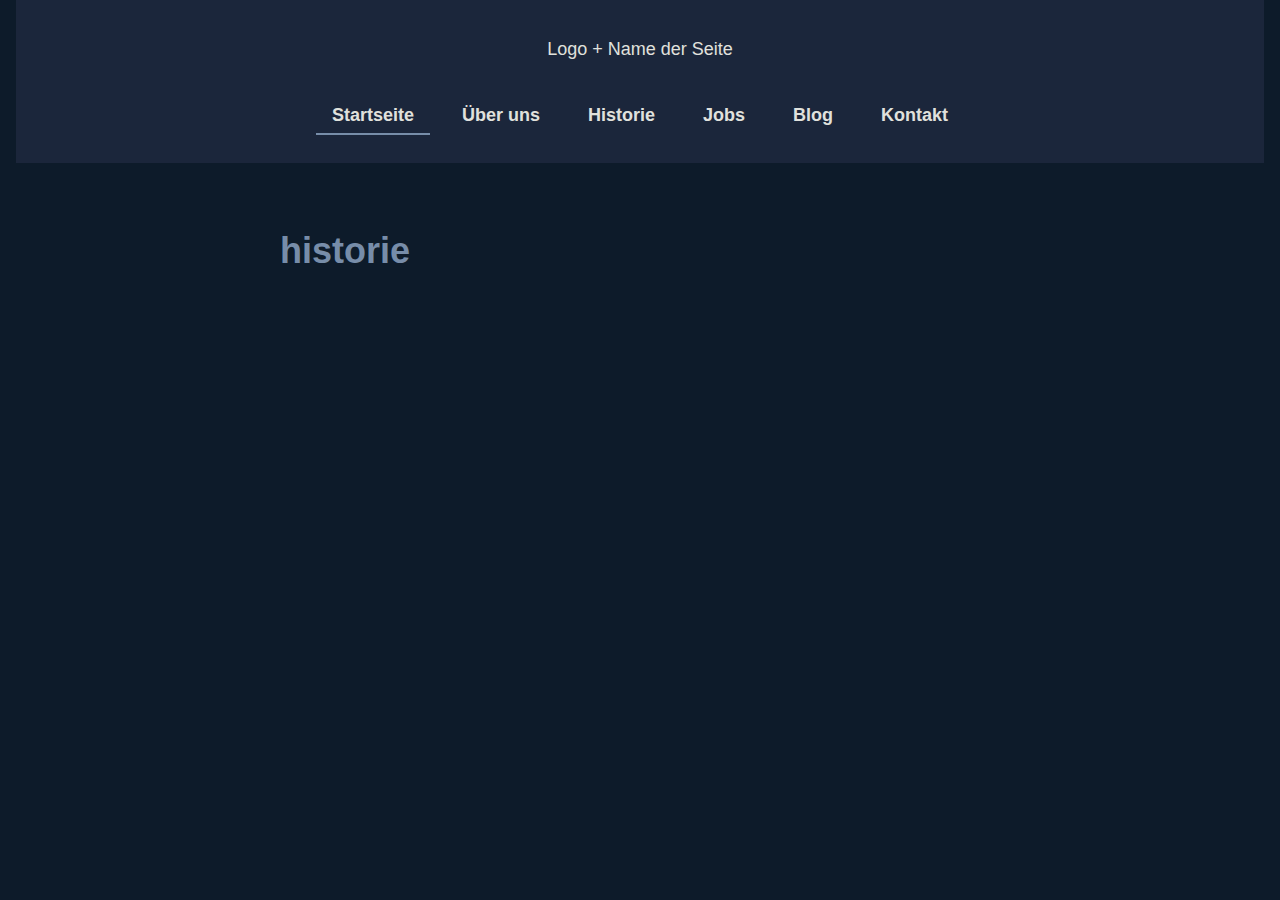
<file: historie.html>
<!DOCTYPE html>
<!-- de-simple-AT Deutsch Leichte Sprache in Österreich -->
<!-- sgn-CH-DE Sign-Language für die Schweiz auf Deutsch -->
<html lang="de-simple-DE">
  <head>
    <meta charset="utf-8" />
    <!-- MUSS an erster Stelle stehen -->
    <meta name="viewport" content="width=device-width, initial-scale=1.0" />
    <title>Über uns - Basis-Seite</title>
    <!-- an dritter Stelle, vorne Detail, hinten Webseite. Trennzeichen am besten - (Divis) -->
    <meta name="color-scheme" content="light dark" />
    <link rel="stylesheet" href="styles.css" media="all" />
    <!-- media ist hier optional -->
    <!-- SEO Search-Engine-Optimization -->
    <meta
      name="robots"
      content="index, follow, max-snippet:-1, max-image-preview:large, max-video-preview:-1"
    />
    <!-- unavailable_after: 2025-06-28 -->
    <meta
      name="description"
      content="Beschreibung der Seite, die in den Suchergebnissen angezeigt wird. Sollte ca. 150 Zeichen nicht überschreiten, Umlaute funktionieren!"
    />
    <!-- <meta name="keywords" content="Viele Begriffe"> ignorieren, weil SEO sie ignoriert -->
    <link rel="canonical" href="https://www.….de/originalseite" />
    <!-- Originäre Quelle – auch für Seiten mit und ohne www. berücksichtigen -->
    <!-- FORMAT-Erkennung -->
    <meta
      name="format-detection"
      content="telephone=no, date=no, address=no, email=no, url=no"
    />
    <!-- FAVICONS -->
    <link rel="icon" id="favicon-svg" type="image/svg+xml" href="favicon.svg" />
    <link rel="mask-icon" id="mask-icon-svg" href="mask-icon.svg" />
    <link
      rel="apple-touch-icon"
      id="apple-touch-icon-png"
      href="apple-touch-icon.png"
    />
    <!-- SOCIAL MEDIA -->
    <meta property="og:title" content="Titel für Social Media" />
    <meta
      property="og:description"
      content="Beschreibung für Social Media kann von der für SEO abweichen!"
    />
    <meta property="og:url" content="https://domain.de/folder/page" />
    <meta
      property="og:image"
      content="https://domain.de/images/social-share-image.png"
    />
    <!-- Bilder bei https://tinypng.com/ komprimieren, webP und SVG funktionieren nicht -->
    <meta
      property="og:image:alt"
      content="Bildbeschreibung kommt hier rein! Notwendig für die Barrierefreiheit!"
    />
    <meta property="og:image:type" content="image/png" />
    <meta property="og:image:width" content="1200" />
    <meta property="og:image:height" content="627" />
    <meta property="og:site_name" content="Seiten-Name" />
    <meta property="og:type" content="website" />
    <!-- alle Infos zu og: auf https://ogp.me/ -->
    <meta name="twitter:card" content="summary_large_image" />
    <!-- groß besser bei Sehproblemen -->
    <meta name="twitter:description" content="siehe og:description" />
    <meta name="twitter:title" content="siehe og:title" />
    <meta
      name="twitter:image"
      content="https://domain.de/images/social-share-image.png"
    />
    <meta name="twitter:image:alt" content="Siehe og:image:alt" />
    <!-- alle Infos zu twitter: https://developer.x.com/en/docs/x-for-websites/cards/overview/abouts-cards -->
    <!-- <base> ist nicht barrierefrei! -->
  </head>
  <body>
    <header>
      <!-- Logo -->

      <p>Logo + Name der Seite</p>
      <nav>
        <ul>
          <li><a href="index.html" aria-current="page">Startseite</a></li>
          <li><a href="ueber-uns.html">Über uns</a></li>
          <li><a href="historie.html">Historie</a></li>
          <li><a href="jobs.html">Jobs</a></li>
          <li><a href="blog.html">Blog</a></li>
          <li><a href="kontakt.html">Kontakt</a></li>
        </ul>
      </nav>
    </header>
    <main id="inhalt">
      <!-- Inhalt der Seite -->
      <!-- Social Media Links (Share-Links) -->
      <div>
        <h1 id="">historie</h1>
      </div>
    </main>
    <aside>
      <!-- Inhaltsbezug, aber NICHT Inhalt z.B. Links auf Kategorien im Blog -->
    </aside>
    <footer>
      <!-- Social Media Links (Direkt zu den Profilen) -->
      <!-- Sitemap – direkt oder als Link -->
      <!-- Meta-Informationen: Adresse, Öffnungszeiten etc. -->
      <!-- Kontaktdaten/Formular -->
      <!-- Legal Links -->
    </footer>
  </body>
</html>
</file>
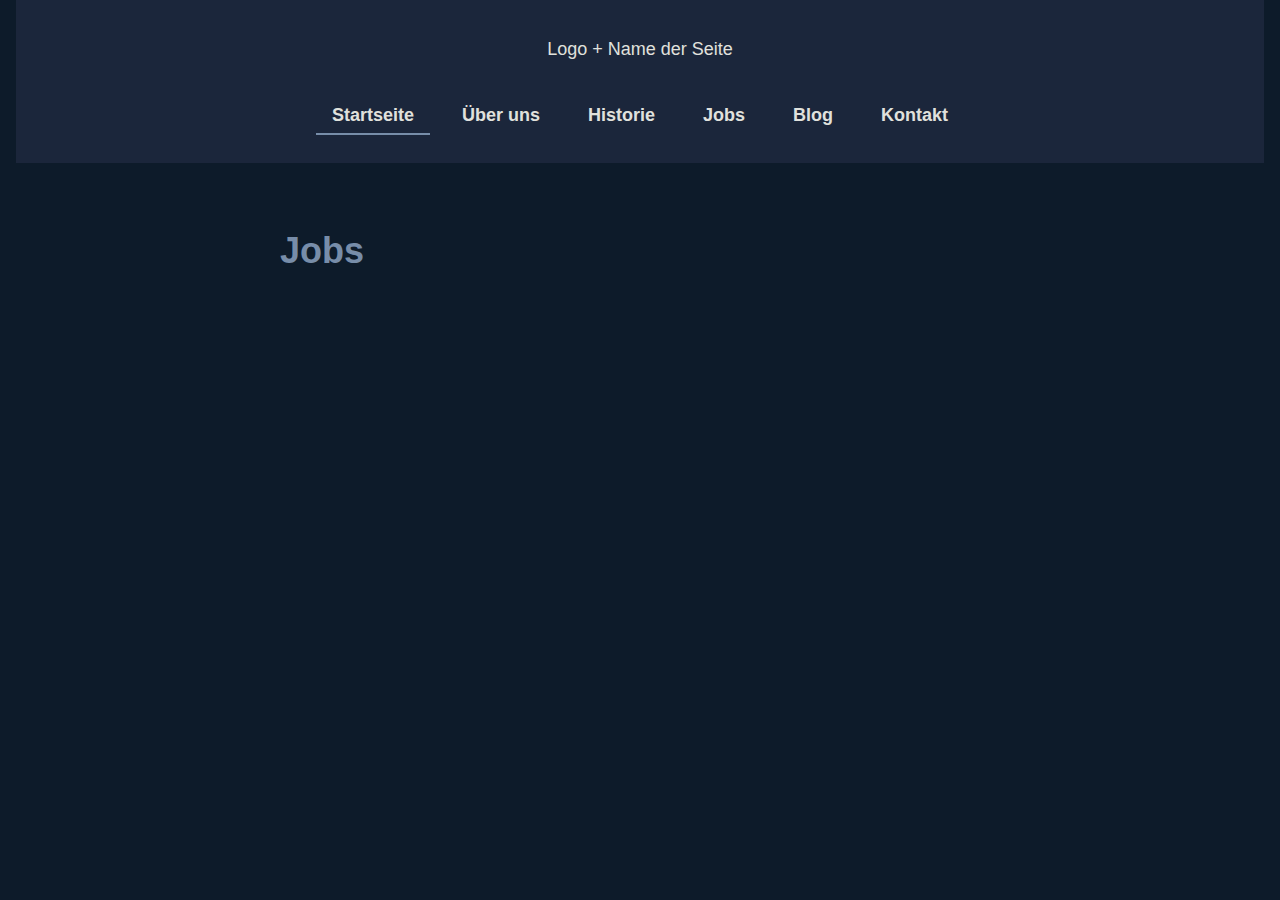
<file: jobs.html>
<!DOCTYPE html>
<!-- de-simple-AT Deutsch Leichte Sprache in Österreich -->
<!-- sgn-CH-DE Sign-Language für die Schweiz auf Deutsch -->
<html lang="de-simple-DE">
  <head>
    <meta charset="utf-8" />
    <!-- MUSS an erster Stelle stehen -->
    <meta name="viewport" content="width=device-width, initial-scale=1.0" />
    <title>Über uns - Basis-Seite</title>
    <!-- an dritter Stelle, vorne Detail, hinten Webseite. Trennzeichen am besten - (Divis) -->

    <meta name="color-scheme" content="light dark" />
    <link rel="stylesheet" href="styles.css" media="all" />
    <!-- media ist hier optional -->
    <!-- SEO Search-Engine-Optimization -->
    <meta
      name="robots"
      content="index, follow, max-snippet:-1, max-image-preview:large, max-video-preview:-1"
    />
    <!-- unavailable_after: 2025-06-28 -->
    <meta
      name="description"
      content="Beschreibung der Seite, die in den Suchergebnissen angezeigt wird. Sollte ca. 150 Zeichen nicht überschreiten, Umlaute funktionieren!"
    />
    <!-- <meta name="keywords" content="Viele Begriffe"> ignorieren, weil SEO sie ignoriert -->
    <link rel="canonical" href="https://www.….de/originalseite" />
    <!-- Originäre Quelle – auch für Seiten mit und ohne www. berücksichtigen -->
    <!-- FORMAT-Erkennung -->
    <meta
      name="format-detection"
      content="telephone=no, date=no, address=no, email=no, url=no"
    />
    <!-- FAVICONS -->
    <link rel="icon" id="favicon-svg" type="image/svg+xml" href="favicon.svg" />
    <link rel="mask-icon" id="mask-icon-svg" href="mask-icon.svg" />
    <link
      rel="apple-touch-icon"
      id="apple-touch-icon-png"
      href="apple-touch-icon.png"
    />
    <!-- SOCIAL MEDIA -->
    <meta property="og:title" content="Titel für Social Media" />
    <meta
      property="og:description"
      content="Beschreibung für Social Media kann von der für SEO abweichen!"
    />
    <meta property="og:url" content="https://domain.de/folder/page" />
    <meta
      property="og:image"
      content="https://domain.de/images/social-share-image.png"
    />
    <!-- Bilder bei https://tinypng.com/ komprimieren, webP und SVG funktionieren nicht -->
    <meta
      property="og:image:alt"
      content="Bildbeschreibung kommt hier rein! Notwendig für die Barrierefreiheit!"
    />
    <meta property="og:image:type" content="image/png" />
    <meta property="og:image:width" content="1200" />
    <meta property="og:image:height" content="627" />
    <meta property="og:site_name" content="Seiten-Name" />
    <meta property="og:type" content="website" />
    <!-- alle Infos zu og: auf https://ogp.me/ -->
    <meta name="twitter:card" content="summary_large_image" />
    <!-- groß besser bei Sehproblemen -->
    <meta name="twitter:description" content="siehe og:description" />
    <meta name="twitter:title" content="siehe og:title" />
    <meta
      name="twitter:image"
      content="https://domain.de/images/social-share-image.png"
    />
    <meta name="twitter:image:alt" content="Siehe og:image:alt" />
    <!-- alle Infos zu twitter: https://developer.x.com/en/docs/x-for-websites/cards/overview/abouts-cards -->
    <!-- <base> ist nicht barrierefrei! -->
  </head>
  <body>
    <header>
      <!-- Logo -->

      <p>Logo + Name der Seite</p>
      <nav>
        <ul>
          <li><a href="index.html" aria-current="page">Startseite</a></li>
          <li><a href="ueber-uns.html">Über uns</a></li>
          <li><a href="historie.html">Historie</a></li>
          <li><a href="jobs.html">Jobs</a></li>
          <li><a href="blog.html">Blog</a></li>
          <li><a href="kontakt.html">Kontakt</a></li>
        </ul>
      </nav>
    </header>
    <main id="inhalt">
      <!-- Inhalt der Seite -->
      <!-- Social Media Links (Share-Links) -->
      <div>
        <h1 id="">Jobs</h1>
      </div>
    </main>
    <aside>
      <!-- Inhaltsbezug, aber NICHT Inhalt z.B. Links auf Kategorien im Blog -->
    </aside>
    <footer>
      <!-- Social Media Links (Direkt zu den Profilen) -->
      <!-- Sitemap – direkt oder als Link -->
      <!-- Meta-Informationen: Adresse, Öffnungszeiten etc. -->
      <!-- Kontaktdaten/Formular -->
      <!-- Legal Links -->
    </footer>
  </body>
</html>
</file>
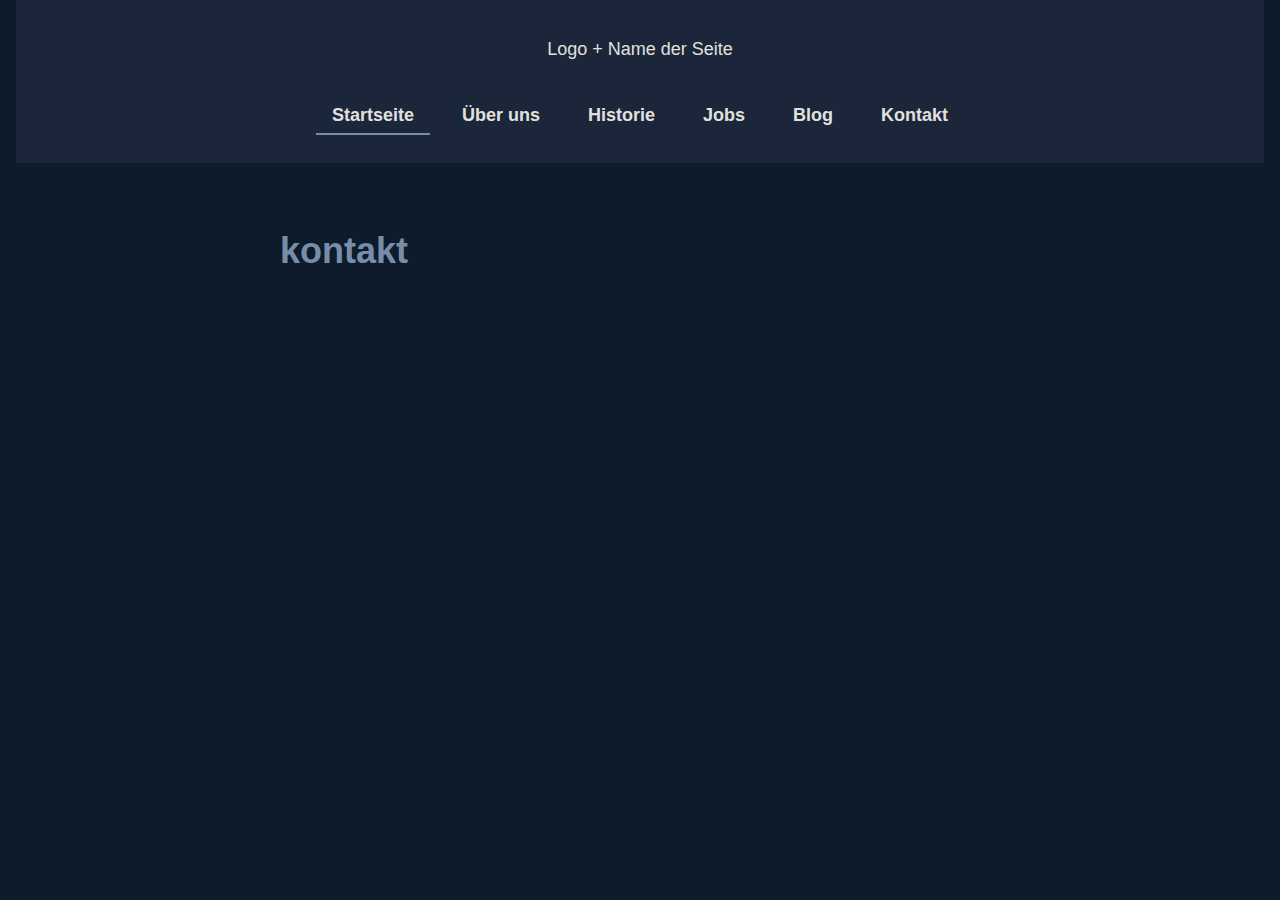
<file: kontakt.html>
<!DOCTYPE html>
<!-- de-simple-AT Deutsch Leichte Sprache in Österreich -->
<!-- sgn-CH-DE Sign-Language für die Schweiz auf Deutsch -->
<html lang="de-simple-DE">
  <head>
    <meta charset="utf-8" />
    <!-- MUSS an erster Stelle stehen -->
    <meta name="viewport" content="width=device-width, initial-scale=1.0" />
    <title>Über uns - Basis-Seite</title>
    <!-- an dritter Stelle, vorne Detail, hinten Webseite. Trennzeichen am besten - (Divis) -->

    <meta name="color-scheme" content="light dark" />
    <link rel="stylesheet" href="styles.css" media="all" />
    <!-- media ist hier optional -->
    <!-- SEO Search-Engine-Optimization -->
    <meta
      name="robots"
      content="index, follow, max-snippet:-1, max-image-preview:large, max-video-preview:-1"
    />
    <!-- unavailable_after: 2025-06-28 -->
    <meta
      name="description"
      content="Beschreibung der Seite, die in den Suchergebnissen angezeigt wird. Sollte ca. 150 Zeichen nicht überschreiten, Umlaute funktionieren!"
    />
    <!-- <meta name="keywords" content="Viele Begriffe"> ignorieren, weil SEO sie ignoriert -->
    <link rel="canonical" href="https://www.….de/originalseite" />
    <!-- Originäre Quelle – auch für Seiten mit und ohne www. berücksichtigen -->
    <!-- FORMAT-Erkennung -->
    <meta
      name="format-detection"
      content="telephone=no, date=no, address=no, email=no, url=no"
    />
    <!-- FAVICONS -->
    <link rel="icon" id="favicon-svg" type="image/svg+xml" href="favicon.svg" />
    <link rel="mask-icon" id="mask-icon-svg" href="mask-icon.svg" />
    <link
      rel="apple-touch-icon"
      id="apple-touch-icon-png"
      href="apple-touch-icon.png"
    />
    <!-- SOCIAL MEDIA -->
    <meta property="og:title" content="Titel für Social Media" />
    <meta
      property="og:description"
      content="Beschreibung für Social Media kann von der für SEO abweichen!"
    />
    <meta property="og:url" content="https://domain.de/folder/page" />
    <meta
      property="og:image"
      content="https://domain.de/images/social-share-image.png"
    />
    <!-- Bilder bei https://tinypng.com/ komprimieren, webP und SVG funktionieren nicht -->
    <meta
      property="og:image:alt"
      content="Bildbeschreibung kommt hier rein! Notwendig für die Barrierefreiheit!"
    />
    <meta property="og:image:type" content="image/png" />
    <meta property="og:image:width" content="1200" />
    <meta property="og:image:height" content="627" />
    <meta property="og:site_name" content="Seiten-Name" />
    <meta property="og:type" content="website" />
    <!-- alle Infos zu og: auf https://ogp.me/ -->
    <meta name="twitter:card" content="summary_large_image" />
    <!-- groß besser bei Sehproblemen -->
    <meta name="twitter:description" content="siehe og:description" />
    <meta name="twitter:title" content="siehe og:title" />
    <meta
      name="twitter:image"
      content="https://domain.de/images/social-share-image.png"
    />
    <meta name="twitter:image:alt" content="Siehe og:image:alt" />
    <!-- alle Infos zu twitter: https://developer.x.com/en/docs/x-for-websites/cards/overview/abouts-cards -->
    <!-- <base> ist nicht barrierefrei! -->
  </head>
  <body>
    <header>
      <!-- Logo -->

      <p>Logo + Name der Seite</p>
      <nav>
        <ul>
          <li><a href="index.html" aria-current="page">Startseite</a></li>
          <li><a href="ueber-uns.html">Über uns</a></li>
          <li><a href="historie.html">Historie</a></li>
          <li><a href="jobs.html">Jobs</a></li>
          <li><a href="blog.html">Blog</a></li>
          <li><a href="kontakt.html">Kontakt</a></li>
        </ul>
      </nav>
    </header>
    <main id="inhalt">
      <!-- Inhalt der Seite -->
      <!-- Social Media Links (Share-Links) -->
      <div>
        <h1 id="">kontakt</h1>
      </div>
    </main>
    <aside>
      <!-- Inhaltsbezug, aber NICHT Inhalt z.B. Links auf Kategorien im Blog -->
    </aside>
    <footer>
      <!-- Social Media Links (Direkt zu den Profilen) -->
      <!-- Sitemap – direkt oder als Link -->
      <!-- Meta-Informationen: Adresse, Öffnungszeiten etc. -->
      <!-- Kontaktdaten/Formular -->
      <!-- Legal Links -->
    </footer>
  </body>
</html>
</file>
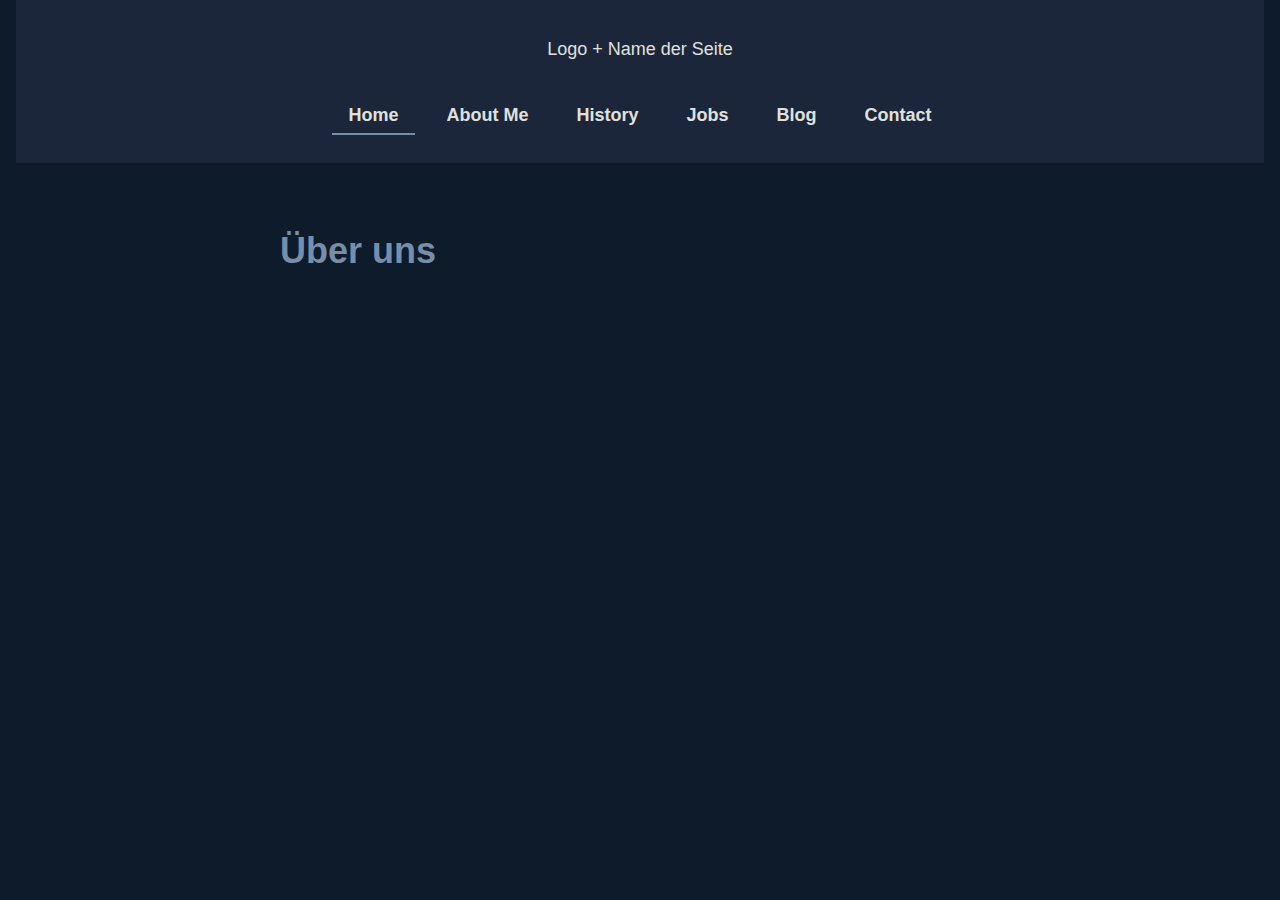
<file: ueber-uns.html>
<!DOCTYPE html>
<!-- de-simple-AT Deutsch Leichte Sprache in Österreich -->
<!-- sgn-CH-DE Sign-Language für die Schweiz auf Deutsch -->
<html lang="de-simple-DE">
  <head>
    <meta charset="utf-8" />
    <!-- MUSS an erster Stelle stehen -->
    <meta name="viewport" content="width=device-width, initial-scale=1.0" />
    <title>Über uns - Basis-Seite</title>
    <!-- an dritter Stelle, vorne Detail, hinten Webseite. Trennzeichen am besten - (Divis) -->
    <meta name="color-scheme" content="light dark" />
    <link rel="stylesheet" href="styles.css" media="all" />
    <!-- media ist hier optional -->
    <!-- SEO Search-Engine-Optimization -->
    <meta
      name="robots"
      content="index, follow, max-snippet:-1, max-image-preview:large, max-video-preview:-1"
    />
    <!-- unavailable_after: 2025-06-28 -->
    <meta
      name="description"
      content="Beschreibung der Seite, die in den Suchergebnissen angezeigt wird. Sollte ca. 150 Zeichen nicht überschreiten, Umlaute funktionieren!"
    />
    <!-- <meta name="keywords" content="Viele Begriffe"> ignorieren, weil SEO sie ignoriert -->
    <link rel="canonical" href="https://www.….de/originalseite" />
    <!-- Originäre Quelle – auch für Seiten mit und ohne www. berücksichtigen -->
    <!-- FORMAT-Erkennung -->
    <meta
      name="format-detection"
      content="telephone=no, date=no, address=no, email=no, url=no"
    />
    <!-- FAVICONS -->
    <link rel="icon" id="favicon-svg" type="image/svg+xml" href="favicon.svg" />
    <link rel="mask-icon" id="mask-icon-svg" href="mask-icon.svg" />
    <link
      rel="apple-touch-icon"
      id="apple-touch-icon-png"
      href="apple-touch-icon.png"
    />
    <!-- SOCIAL MEDIA -->
    <meta property="og:title" content="Titel für Social Media" />
    <meta
      property="og:description"
      content="Beschreibung für Social Media kann von der für SEO abweichen!"
    />
    <meta property="og:url" content="https://domain.de/folder/page" />
    <meta
      property="og:image"
      content="https://domain.de/images/social-share-image.png"
    />
    <!-- Bilder bei https://tinypng.com/ komprimieren, webP und SVG funktionieren nicht -->
    <meta
      property="og:image:alt"
      content="Bildbeschreibung kommt hier rein! Notwendig für die Barrierefreiheit!"
    />
    <meta property="og:image:type" content="image/png" />
    <meta property="og:image:width" content="1200" />
    <meta property="og:image:height" content="627" />
    <meta property="og:site_name" content="Seiten-Name" />
    <meta property="og:type" content="website" />
    <!-- alle Infos zu og: auf https://ogp.me/ -->
    <meta name="twitter:card" content="summary_large_image" />
    <!-- groß besser bei Sehproblemen -->
    <meta name="twitter:description" content="siehe og:description" />
    <meta name="twitter:title" content="siehe og:title" />
    <meta
      name="twitter:image"
      content="https://domain.de/images/social-share-image.png"
    />
    <meta name="twitter:image:alt" content="Siehe og:image:alt" />
    <!-- alle Infos zu twitter: https://developer.x.com/en/docs/x-for-websites/cards/overview/abouts-cards -->
    <!-- <base> ist nicht barrierefrei! -->
  </head>
  <body>
    <header>
      <!-- Logo -->

      <p>Logo + Name der Seite</p>
      <nav>
        <button
          class="nav-toggle"
          aria-label="Toggle menu"
          onclick="document.querySelector('nav').classList.toggle('nav-open')"
        >
          ☰
        </button>
        <ul>
          <li><a href="index.html" aria-current="page">Home</a></li>
          <li><a href="ueber-uns.html">About Me</a></li>
          <li><a href="historie.html">History</a></li>
          <li><a href="jobs.html">Jobs</a></li>
          <li><a href="blog.html">Blog</a></li>
          <li><a href="kontakt.html">Contact</a></li>
        </ul>
      </nav>
    </header>
    <main id="inhalt">
      <!-- Inhalt der Seite -->
      <!-- Social Media Links (Share-Links) -->
      <div>
        <h1 id="">Über uns</h1>
      </div>
    </main>
    <aside>
      <!-- Inhaltsbezug, aber NICHT Inhalt z.B. Links auf Kategorien im Blog -->
    </aside>
    <footer>
      <!-- Social Media Links (Direkt zu den Profilen) -->
      <!-- Sitemap – direkt oder als Link -->
      <!-- Meta-Informationen: Adresse, Öffnungszeiten etc. -->
      <!-- Kontaktdaten/Formular -->
      <!-- Legal Links -->
    </footer>
  </body>
</html>
</file>
<file: styles.css>
body {
  background-color: #0d1b2a;
  color: #e0e1dd;
  font-size: 1.125rem;
  font-family: sans-serif-copy, sans-serif;
  line-height: 1.75;
  padding: 0 1rem;
  margin: 0;
}

header {
  background-color: #1b263b;
  padding: 1rem 0;
  text-align: center;
}

nav {
  background-color: #1b263b;
  position: relative;
}
nav .nav-toggle {
  display: none;
  background: none;
  border: none;
  color: #e0e1dd;
  font-size: 2rem;
  cursor: pointer;
  position: absolute;
  right: 1rem;
  top: 1rem;
}
nav ul {
  display: flex;
  flex-wrap: wrap;
  justify-content: center;
  gap: 1rem;
  list-style: none;
  padding: 1rem 0;
  margin: 0;
}
nav ul li a {
  color: #e0e1dd;
  text-decoration: none;
  font-weight: bold;
  padding: 0.5rem 1rem;
}
nav ul li a:hover, nav ul li a:focus {
  background-color: #415a77;
  color: #778da9;
  outline: 2px solid #778da9;
  outline-offset: 2px;
}
nav ul li a[aria-current=page] {
  border-bottom: 2px solid #778da9;
}

@media (max-width: 768px) {
  nav ul {
    display: none;
    flex-direction: column;
    background-color: #1b263b;
    position: absolute;
    width: 100%;
    top: 100%;
    left: 0;
    z-index: 10;
  }
  nav ul li {
    text-align: center;
    border-top: 1px solid #415a77;
  }
  nav.nav-open ul {
    display: flex;
  }
  .nav-toggle {
    display: block;
  }
}
main {
  padding: 2rem 1rem;
  max-width: 45rem;
  margin: 0 auto;
  background-color: #0d1b2a;
}

h1, h2, h3 {
  color: #778da9;
}

a {
  color: #778da9;
  text-decoration: underline;
}
a:hover, a:focus {
  color: #e0e1dd;
  background-color: #415a77;
  outline: 2px solid #e0e1dd;
  outline-offset: 2px;
}

/*# sourceMappingURL=styles.css.map */
</file>
<file: about/styles.css>
.cv {
  max-width: 960px;
  margin: 0 auto;
  padding: 2rem 1rem;
  /* Fancy keyframes */
  /* Hero/intro section */
  /* Grid for skills and education */
  /* Skills card */
  /* Education card with timeline */
  /* Stack cards on narrow screens */
}
@keyframes fancyEnterLeft {
  0% {
    opacity: 0;
    transform: translateX(-50px) scale(0.95) rotate(-3deg);
  }
  60% {
    opacity: 1;
    transform: translateX(10px) scale(1.05) rotate(1deg);
  }
  100% {
    opacity: 1;
    transform: translateX(0) scale(1) rotate(0deg);
  }
}
@keyframes fancyEnterRight {
  0% {
    opacity: 0;
    transform: translateX(50px) scale(0.95) rotate(3deg);
  }
  60% {
    opacity: 1;
    transform: translateX(-10px) scale(1.05) rotate(-1deg);
  }
  100% {
    opacity: 1;
    transform: translateX(0) scale(1) rotate(0deg);
  }
}
@keyframes pillAppear {
  0% {
    transform: scale(0.6);
    opacity: 0;
  }
  50% {
    transform: scale(1.15);
    opacity: 1;
  }
  80% {
    transform: scale(0.95);
  }
  100% {
    transform: scale(1);
    opacity: 1;
  }
}
.cv .intro {
  text-align: center;
  padding: 1rem 0.5rem;
  margin-bottom: 3rem;
  border-radius: 12px;
  background: linear-gradient(135deg, var(--color-darkest), var(--color-dark));
  color: var(--color-light);
  box-shadow: 0 6px 12px rgba(0, 0, 0, 0.1);
  animation: fancyEnterLeft 1.2s cubic-bezier(0.22, 1, 0.36, 1) both;
}
.cv .intro h1 {
  margin-bottom: 1rem;
}
.cv .intro p {
  margin-bottom: 1rem;
}
.cv .cv-columns {
  display: grid;
  grid-template-columns: repeat(auto-fit, minmax(280px, 1fr));
  gap: 2rem;
}
.cv .skills {
  background-color: var(--color-dark);
  padding: 2rem;
  border-radius: 12px;
  box-shadow: 0 4px 8px rgba(0, 0, 0, 0.1);
  animation: fancyEnterLeft 1.2s cubic-bezier(0.22, 1, 0.36, 1) both;
}
.cv .skills h2 {
  margin-bottom: 1rem;
  color: var(--color-light);
}
.cv .skills ul {
  list-style: none;
  padding: 0;
  margin: 0;
  display: flex;
  flex-wrap: wrap;
  gap: 0.5rem;
}
.cv .skills li {
  background-color: var(--color-mid);
  color: var(--color-light);
  border-radius: 20px;
  padding: 0.4rem 0.8rem;
  font-size: 0.875rem;
  animation: pillAppear 0.8s ease both;
  transition: transform 0.2s ease, filter 0.2s ease;
}
.cv .skills li:hover {
  transform: scale(1.1);
  filter: brightness(1.1);
}
.cv .education {
  background-color: var(--color-dark);
  padding: 2rem;
  border-radius: 12px;
  box-shadow: 0 4px 8px rgba(0, 0, 0, 0.1);
  position: relative;
  animation: fancyEnterRight 1.2s cubic-bezier(0.22, 1, 0.36, 1) both;
}
.cv .education h2 {
  margin-bottom: 1rem;
  color: var(--color-light);
}
.cv .education .edu-entry {
  position: relative;
  padding-left: 1.5rem;
  margin-bottom: 1.5rem;
  /* timeline dot */
  /* timeline line */
}
.cv .education .edu-entry h3 {
  margin: 0 0 0.25rem;
  color: var(--color-light);
}
.cv .education .edu-entry p {
  margin: 0.25rem 0;
}
.cv .education .edu-entry::before {
  content: "";
  position: absolute;
  left: 0;
  top: 0.5rem;
  width: 8px;
  height: 8px;
  background-color: var(--color-light);
  border-radius: 50%;
}
.cv .education .edu-entry::after {
  content: "";
  position: absolute;
  left: 3.5px;
  top: 1rem;
  bottom: -1rem;
  width: 1px;
  background-color: var(--color-mid);
}
.cv .education .edu-entry:last-child::after {
  display: none;
}
@media (max-width: 768px) {
  .cv .cv-columns {
    grid-template-columns: 1fr;
  }
}

/*# sourceMappingURL=styles.css.map */
</file>
<file: kontakt/styles.css>
.contact {
  max-width: 600px;
  margin: 0 auto;
  padding: 2rem 1rem;
}
.contact h1 {
  text-align: center;
  color: var(--color-light);
  margin-bottom: 2rem;
}
.contact form {
  display: flex;
  flex-direction: column;
  gap: 1.25rem;
}
.contact form label {
  font-weight: bold;
  color: var(--color-light);
}
.contact form input,
.contact form textarea {
  padding: 0.75rem 1rem;
  border: 1px solid var(--color-mid);
  border-radius: 0.5rem;
  background-color: var(--color-darkest);
  color: var(--color-lighter);
  font-size: 1rem;
}
.contact form input:focus,
.contact form textarea:focus {
  outline: 2px solid var(--color-light);
}
.contact form button {
  align-self: flex-start;
  padding: 0.75rem 1.5rem;
  font-size: 1rem;
  background-color: var(--color-mid);
  color: var(--color-light);
  border: none;
  border-radius: 0.5rem;
  cursor: pointer;
  transition: background 0.3s;
}
.contact form button:hover {
  background-color: var(--color-light);
  color: var(--color-dark);
}

/*# sourceMappingURL=styles.css.map */
</file>
